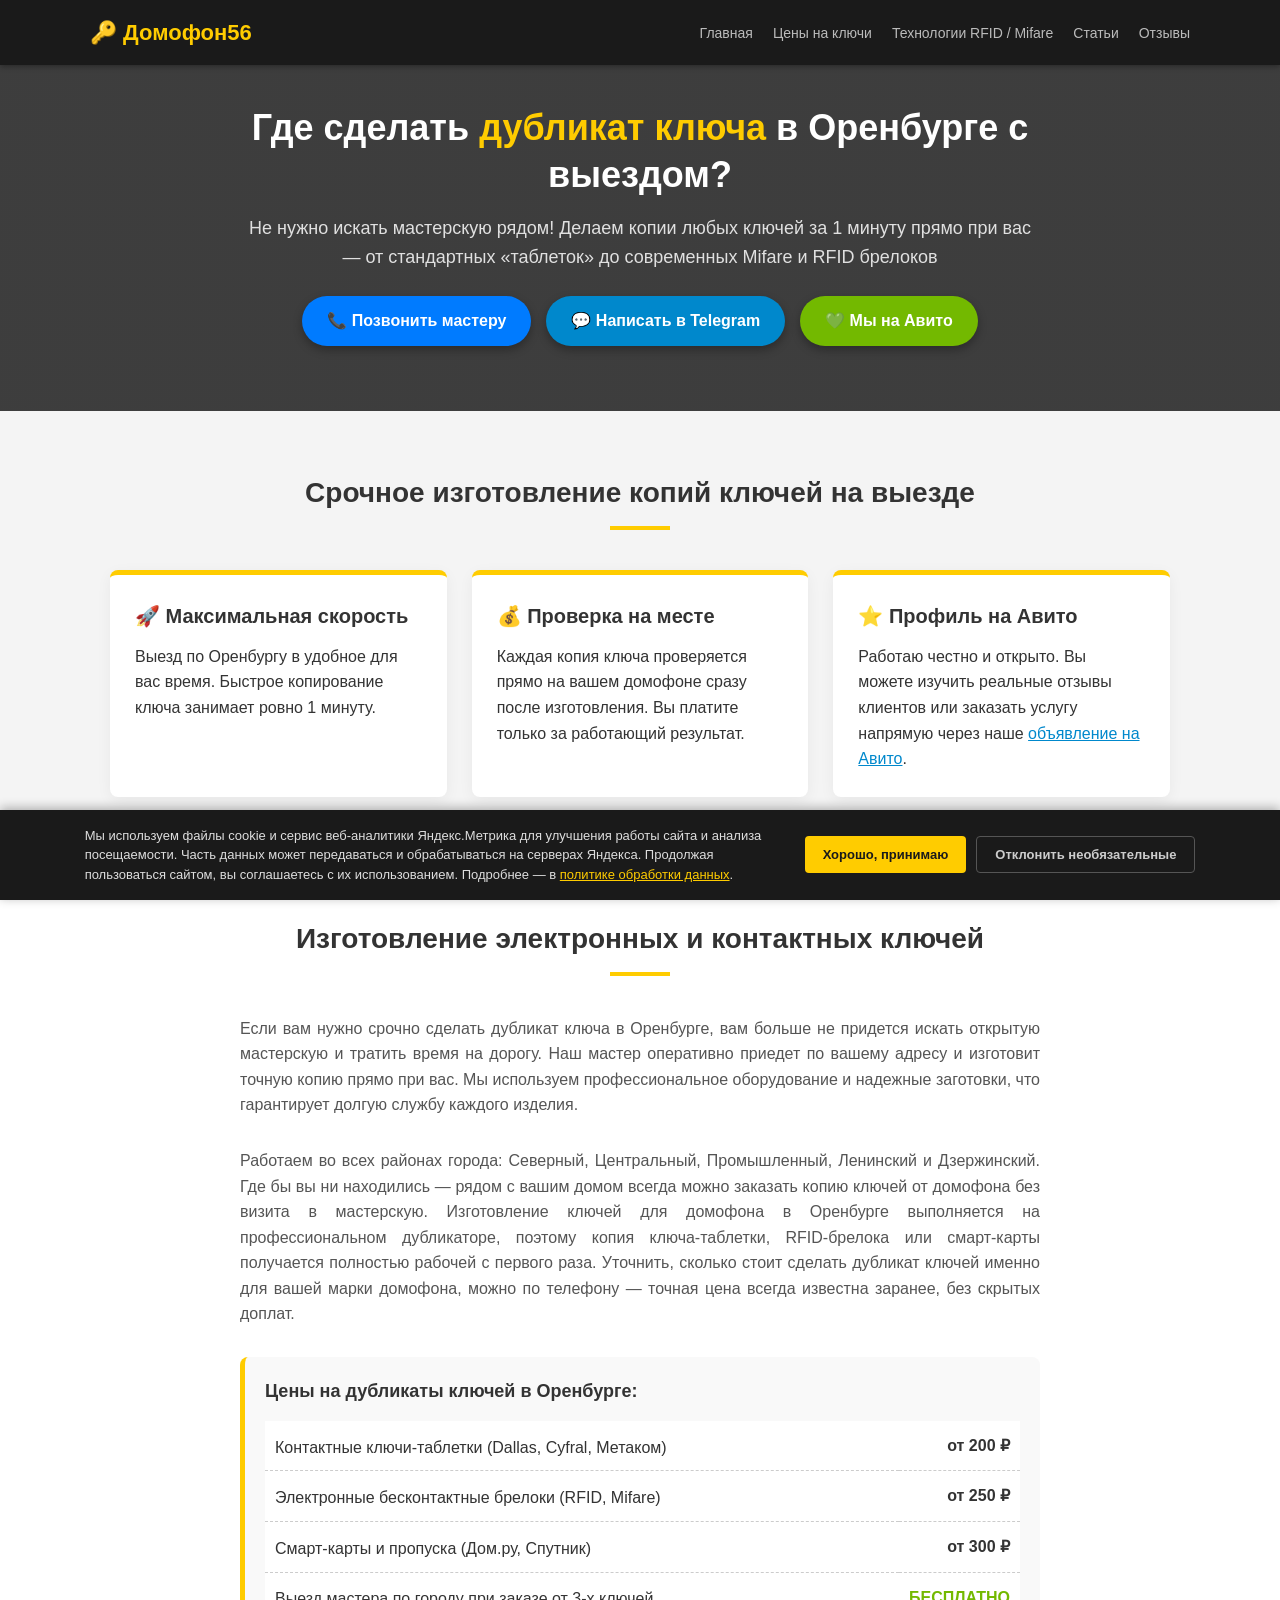
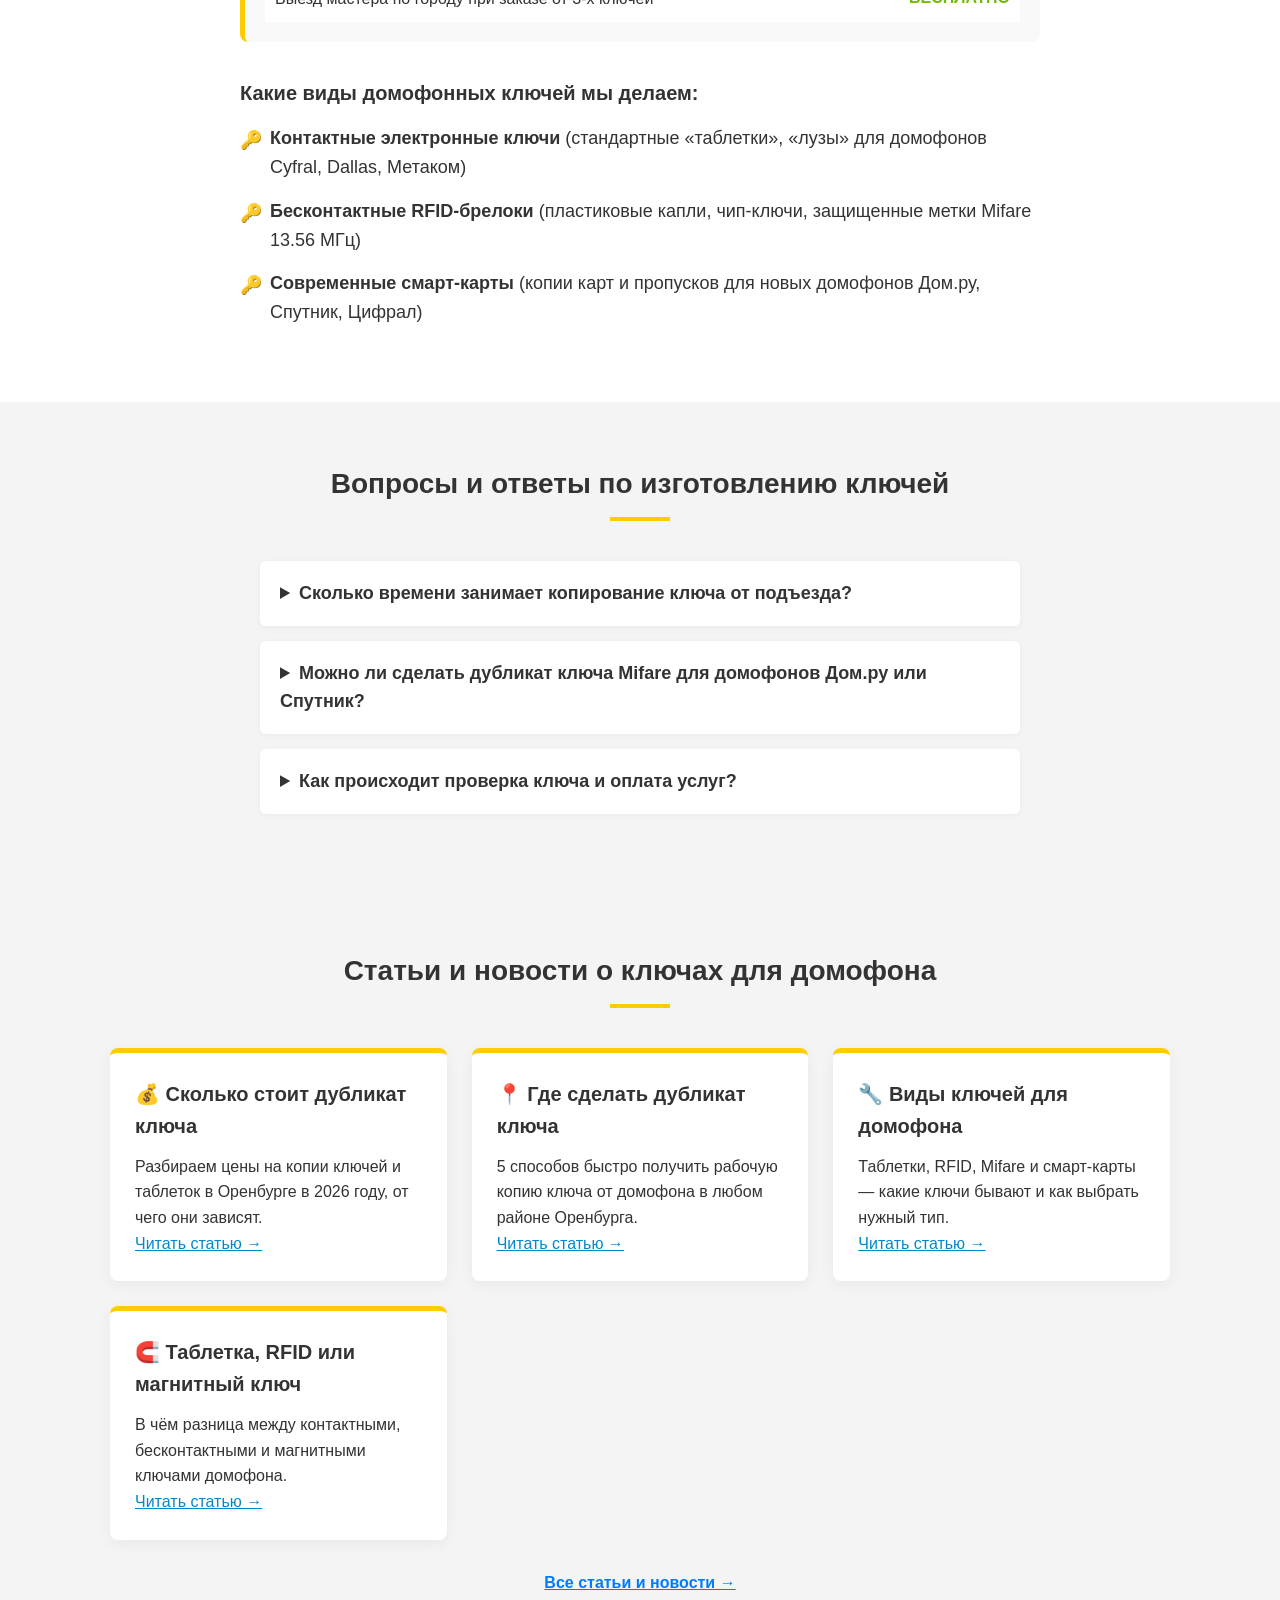
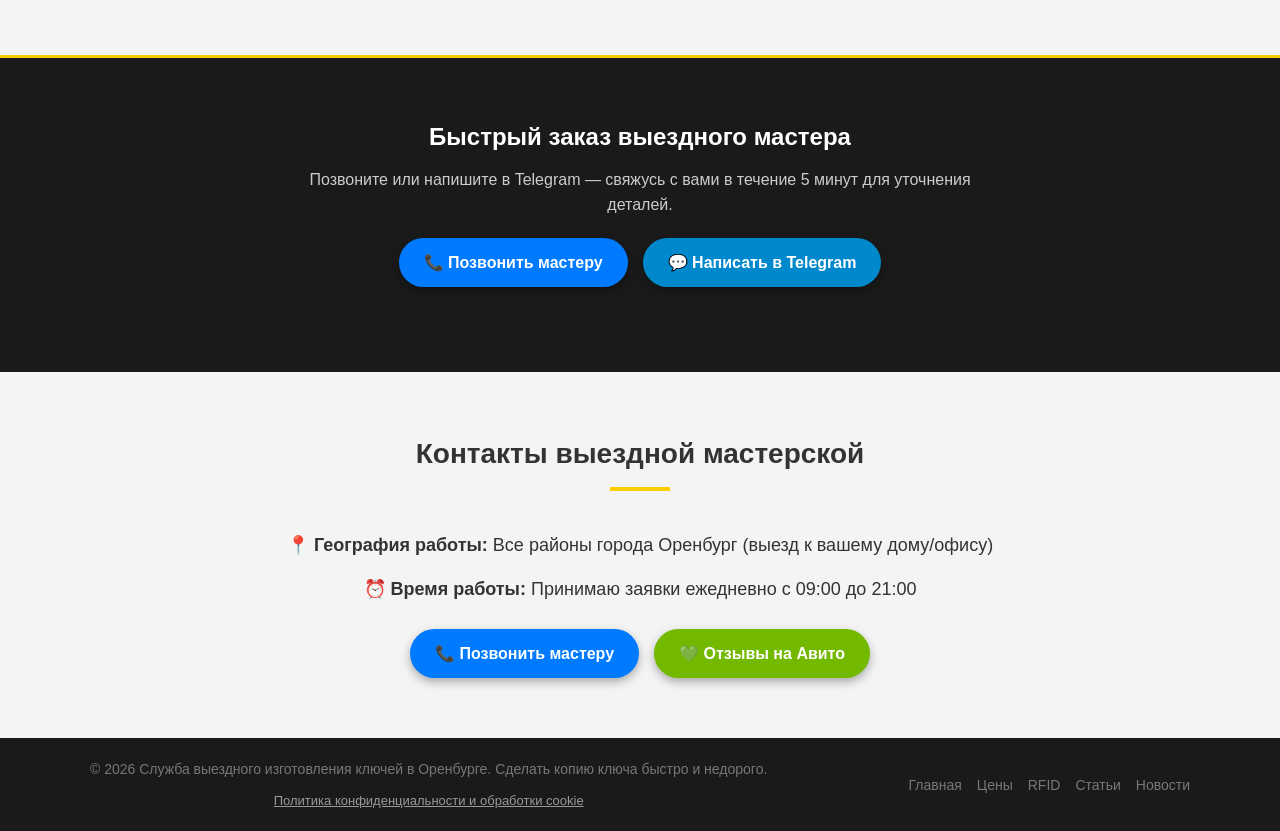
<file: index.html>
<!DOCTYPE html>
<html lang="ru">
<head> 
    <meta charset="UTF-8">
    <meta name="viewport" content="width=device-width, initial-scale=1.0">
    
    <title>Сделать дубликат ключа в Оренбурге | Изготовление и копирование ключей</title>
    <meta name="description" content="Изготовление дубликатов ключей для домофона в Оренбурге за 1 минуту! Срочные копии от подъезда с выездом мастера. Низкие цены, проверка на месте. Звоните!">
    <meta name="robots" content="index, follow, max-image-preview:large">
    <link rel="canonical" href="https://domofon56.ru/">

    <meta property="og:type" content="website">
    <meta property="og:locale" content="ru_RU">
    <meta property="og:site_name" content="Домофон56">
    <meta property="og:title" content="Сделать дубликат ключа в Оренбурге с выездом мастера">
    <meta property="og:description" content="Изготовление дубликатов ключей для домофона в Оренбурге за 1 минуту. Срочный выезд мастера, проверка ключа на месте, низкие цены.">
    <meta property="og:url" content="https://domofon56.ru/">
    <meta property="og:image" content="https://domofon56.ru/favicon.png">
    <meta name="twitter:card" content="summary">
    <meta name="twitter:title" content="Сделать дубликат ключа в Оренбурге с выездом мастера">
    <meta name="twitter:description" content="Изготовление дубликатов ключей для домофона в Оренбурге за 1 минуту. Срочный выезд мастера, проверка на месте.">

    <meta name="theme-color" content="#1a1a1a">
    <link rel="icon" type="image/png" sizes="512x512" href="./favicon.png">
    <link rel="apple-touch-icon" href="./favicon.png">

    <script type="text/javascript">
        // Яндекс.Метрика запускается только после согласия пользователя на cookie
        // (см. плашку внизу сайта и раздел "Файлы cookie" в политике конфиденциальности).
        function loadYandexMetrika() {
            (function(m,e,t,r,i,k,a){
                m[i]=m[i]||function(){(m[i].a=m[i].a||[]).push(arguments)};
                m[i].l=1*new Date();
                for (var j = 0; j < document.scripts.length; j++) {if (document.scripts[j].src === r) { return; }}
                k=e.createElement(t),a=e.getElementsByTagName(t)[0],k.async=1,k.src=r,a.parentNode.insertBefore(k,a)
            })(window, document,'script','https://mc.yandex.ru/metrika/tag.js?id=110221369', 'ym');
            ym(110221369, 'init', {ssr:true, webvisor:true, clickmap:true, ecommerce:"dataLayer", referrer: document.referrer, url: location.href, accurateTrackBounce:true, trackLinks:true});
        }

        if (localStorage.getItem('cookieConsent') === 'accepted') {
            loadYandexMetrika();
        }
    </script>
    <noscript>
        <div><img src="https://mc.yandex.ru/watch/110221369" style="position:absolute; left:-9999px;" alt="" /></div>
    </noscript>

    <script type="application/ld+json">
    {
      "@context": "https://schema.org",
      "@type": "LocalBusiness",
      "name": "Домофон-Мастер Оренбург",
      "alternateName": "Домофон56",
      "description": "Срочное изготовление ключей и дублирование домофонных ключей с выездом по Оренбургу.",
      "url": "https://domofon56.ru/",
      "image": "https://domofon56.ru/favicon.png",
      "telephone": "+7 (950) 189-64-91", 
      "priceRange": "от 200 ₽",
      "address": {
        "@type": "PostalAddress",
        "addressLocality": "Оренбург",
        "addressRegion": "Оренбургская область",
        "addressCountry": "RU"
      },
      "geo": {
        "@type": "GeoCircle",
        "geoMidpoint": {
          "@type": "GeoCoordinates",
          "latitude": "51.7681",
          "longitude": "55.0970"
        },
        "geoRadius": "20000",
        "description": "Обслуживание по всему городу Оренбург"
      },
      "areaServed": {
        "@type": "City",
        "name": "Оренбург"
      },
      "sameAs": [
        "https://t.me/msqrad",
        "https://www.avito.ru/orenburg/predlozheniya_uslug/vyezdnoy_dublikat_klyucha_domofona_8197653870"
      ],
      "openingHoursSpecification": {
        "@type": "OpeningHoursSpecification",
        "dayOfWeek": [
          "Monday", "Tuesday", "Wednesday", "Thursday", "Friday", "Saturday", "Sunday"
        ],
        "opens": "09:00",
        "closes": "21:00"
      }
    }
    </script>

    <script type="application/ld+json">
    {
      "@context": "https://schema.org",
      "@type": "FAQPage",
      "mainEntity": [
        {
          "@type": "Question",
          "name": "Сколько времени занимает копирование ключа от подъезда?",
          "acceptedAnswer": {
            "@type": "Answer",
            "text": "Программирование нового чипа или таблетки на профессиональном дубликаторе занимает около 1 минуты. Мастер приезжает со всем необходимым оборудованием и заготовками, поэтому вся процедура от звонка до проверки готового дубликата проходит быстро прямо у подъезда."
          }
        },
        {
          "@type": "Question",
          "name": "Можно ли сделать дубликат ключа Mifare для домофонов Дом.ру или Спутник?",
          "acceptedAnswer": {
            "@type": "Answer",
            "text": "Да, изготавливаются точные копии защищённых смарт-ключей и RFID-брелоков на частоте 13.56 МГц, включая системы Mifare, Спутник и Дом.ру."
          }
        },
        {
          "@type": "Question",
          "name": "Как происходит проверка ключа и оплата услуг?",
          "acceptedAnswer": {
            "@type": "Answer",
            "text": "Работоспособность изготовленного дубликата проверяется на месте, на вашем домофоне. Оплата производится только после успешного тестирования ключа."
          }
        }
      ]
    }
    </script>

    <link rel="stylesheet" href="/assets/style.css">
</head>
<body id="top"> 
    <header>
        <div class="header-container">
            <div class="logo" onclick="window.scrollTo({top: 0, behavior: 'smooth'});">🔑 Домофон56</div>
            
            <!-- Кнопка гамбургера для смартфонов -->
            <div class="hamburger" id="hamburger">
                <span></span>
                <span></span>
                <span></span>
            </div>

            <!-- Список меню (работает как на ПК, так и на мобильных) -->
            <ul class="nav-menu" id="nav-menu">
                <li><a href="#top">Главная</a></li>
                <li><a href="#prices">Цены на ключи</a></li>
                <li><a href="#technologies">Технологии RFID / Mifare</a></li>
                <li><a href="/blog/">Статьи</a></li>
                <li><a href="https://www.avito.ru/orenburg/predlozheniya_uslug/vyezdnoy_dublikat_klyucha_domofona_8197653870" target="_blank">Отзывы</a></li>
            </ul>
        </div>
    </header>

    <section class="hero">
        <div class="hero-container">
            <h1>Где сделать <span>дубликат ключа</span> в Оренбурге с выездом?</h1>
            <p>Не нужно искать мастерскую рядом! Делаем копии любых ключей за 1 минуту прямо при вас — от стандартных «таблеток» до современных Mifare и RFID брелоков</p>
            
            <div class="fast-contact-buttons">
                <a href="tel:+79501896491" class="btn-fast call">📞 Позвонить мастеру</a>
                <a href="https://t.me/msqrad" target="_blank" class="btn-fast tg">💬 Написать в Telegram</a>
                <a href="https://www.avito.ru/orenburg/predlozheniya_uslug/vyezdnoy_dublikat_klyucha_domofona_8197653870" target="_blank" class="btn-fast avito">💚 Мы на Авито</a>
            </div>

        </div>
    </section>

    <section class="advantages">
        <h2 class="section-title">Срочное изготовление копий ключей на выезде</h2>
        <div class="grid">
            <div class="card">
                <h3>🚀 Максимальная скорость</h3>
                <p>Выезд по Оренбургу в удобное для вас время. Быстрое копирование ключа занимает ровно 1 минуту.</p>
            </div>
            <div class="card">
                <h3>💰 Проверка на месте</h3>
                <p>Каждая копия ключа проверяется прямо на вашем домофоне сразу после изготовления. Вы платите только за работающий результат.</p>
            </div>
            <div class="card">
                <h3>⭐ Профиль на Авито</h3>
                <p>Работаю честно и открыто. Вы можете изучить реальные отзывы клиентов или заказать услугу напрямую через наше <a href="https://www.avito.ru/orenburg/predlozheniya_uslug/vyezdnoy_dublikat_klyucha_domofona_8197653870" target="_blank">объявление на Авито</a>.</p>
            </div>
        </div>
    </section>

    <section class="key-types" id="prices">
        <div class="key-types-container">
            <h2 class="section-title">Изготовление электронных и контактных ключей</h2>
            
            <p class="seo-text">
                Если вам нужно срочно сделать дубликат ключа в Оренбурге, вам больше не придется искать открытую мастерскую и тратить время на дорогу. Наш мастер оперативно приедет по вашему адресу и изготовит точную копию прямо при вас. Мы используем профессиональное оборудование и надежные заготовки, что гарантирует долгую службу каждого изделия.
            </p>

            <p class="seo-text">
                Работаем во всех районах города: Северный, Центральный, Промышленный, Ленинский и Дзержинский. Где бы вы ни находились — рядом с вашим домом всегда можно заказать копию ключей от домофона без визита в мастерскую. Изготовление ключей для домофона в Оренбурге выполняется на профессиональном дубликаторе, поэтому копия ключа-таблетки, RFID-брелока или смарт-карты получается полностью рабочей с первого раза. Уточнить, сколько стоит сделать дубликат ключей именно для вашей марки домофона, можно по телефону — точная цена всегда известна заранее, без скрытых доплат.
            </p>

            <div class="price-block" style="margin-bottom: 35px; background: #f9f9f9; padding: 20px; border-radius: 8px; border-left: 5px solid var(--primary-color);">
                <h3 style="margin-bottom: 15px; font-size: 18px;">Цены на дубликаты ключей в Оренбурге:</h3>
                <table class="price-table">
                    <tr>
                        <td>Контактные ключи-таблетки (Dallas, Cyfral, Метаком)</td>
                        <td>от 200 ₽</td>
                    </tr>
                    <tr>
                        <td>Электронные бесконтактные брелоки (RFID, Mifare)</td>
                        <td>от 250 ₽</td>
                    </tr>
                    <tr>
                        <td>Смарт-карты и пропуска (Дом.ру, Спутник)</td>
                        <td>от 300 ₽</td>
                    </tr>
                    <tr>
                        <td>Выезд мастера по городу при заказе от 3-х ключей</td>
                        <td class="price-free">БЕСПЛАТНО</td>
                    </tr>
                </table>
            </div>

            <h3 id="technologies" style="margin-bottom: 15px; font-size: 20px; scroll-margin-top: 90px;">Какие виды домофонных ключей мы делаем:</h3>
            <ul class="key-list">
                <li><strong>Контактные электронные ключи</strong> (стандартные «таблетки», «лузы» для домофонов Cyfral, Dallas, Метаком)</li>
                <li><strong>Бесконтактные RFID-брелоки</strong> (пластиковые капли, чип-ключи, защищенные метки Mifare 13.56 МГц)</li>
                <li><strong>Современные смарт-карты</strong> (копии карт и пропусков для новых домофонов Дом.ру, Спутник, Цифрал)</li>
            </ul>
        </div>
    </section>

    <section class="faq-section">
        <h2 class="section-title">Вопросы и ответы по изготовлению ключей</h2>
        
        <details class="faq-item">
            <summary>Сколько времени занимает копирование ключа от подъезда?</summary>
            <div class="faq-content">
                <p>Сам процесс программирования нового чипа или таблетки на профессиональном дубликаторе занимает ровно 1 минуту. Мастер приезжает со всем необходимым оборудованием и заготовками, поэтому вся процедура от звонка до проверки готового дубликата проходит максимально оперативно прямо у вашего подъезда в Оренбурге.</p>
            </div>
        </details>

        <details class="faq-item">
            <summary>Можно ли сделать дубликат ключа Mifare для домофонов Дом.ру или Спутник?</summary>
            <div class="faq-content">
                <p>Да, мы изготавливаем точные копии современных защищенных смарт-ключей и RFID-брелоков, работающих на частоте 13.56 МГц (включая системы Mifare, Спутник, Дом.ру). Благодаря использованию передового оборудования мы обходим криптографическую защиту и гарантируем стабильную работу дубликата.</p>
            </div>
        </details>

        <details class="faq-item">
            <summary>Как происходит проверка ключа и оплата услуг?</summary>
            <div class="faq-content">
                <p>Главный плюс работы с выездным мастером — вы проверяете работоспособность изготовленного дубликата ключа прямо на месте на своем домофоне. Оплата производится только после успешного тестирования. Никакого риска получить неработающий ключ, как это часто бывает в обычных мастерских.</p>
            </div>
        </details>
    </section>

    <section class="advantages" id="articles">
        <h2 class="section-title">Статьи и новости о ключах для домофона</h2>
        <div class="grid">
            <div class="card">
                <h3>💰 Сколько стоит дубликат ключа</h3>
                <p>Разбираем цены на копии ключей и таблеток в Оренбурге в 2026 году, от чего они зависят.</p>
                <p><a href="/blog/skolko-stoit-dublikat-klyucha-domofona.html">Читать статью →</a></p>
            </div>
            <div class="card">
                <h3>📍 Где сделать дубликат ключа</h3>
                <p>5 способов быстро получить рабочую копию ключа от домофона в любом районе Оренбурга.</p>
                <p><a href="/blog/gde-sdelat-dublikat-klyucha-domofona.html">Читать статью →</a></p>
            </div>
            <div class="card">
                <h3>🔧 Виды ключей для домофона</h3>
                <p>Таблетки, RFID, Mifare и смарт-карты — какие ключи бывают и как выбрать нужный тип.</p>
                <p><a href="/blog/izgotovlenie-klyuchey-dlya-domofona-vidy.html">Читать статью →</a></p>
            </div>
            <div class="card">
                <h3>🧲 Таблетка, RFID или магнитный ключ</h3>
                <p>В чём разница между контактными, бесконтактными и магнитными ключами домофона.</p>
                <p><a href="/blog/raznica-tabletka-rfid-magnitnyy-klyuch.html">Читать статью →</a></p>
            </div>
        </div>
        <p style="text-align:center; margin-top: 30px;"><a href="/blog/" style="color: var(--call-color); font-weight: bold;">Все статьи и новости →</a></p>
    </section>

    <section class="action-block">
        <div class="action-container">
            <h2>Быстрый заказ выездного мастера</h2>
            <p style="color: #ccc; margin-top: 10px;">Позвоните или напишите в Telegram — свяжусь с вами в течение 5 минут для уточнения деталей.</p>

            <div class="fast-contact-buttons" style="margin-top: 20px;">
                <a href="tel:+79501896491" class="btn-fast call">📞 Позвонить мастеру</a>
                <a href="https://t.me/msqrad" target="_blank" class="btn-fast tg">💬 Написать в Telegram</a>
            </div>
        </div>
    </section>

    <section class="contacts">
        <h2 class="section-title">Контакты выездной мастерской</h2>
        <p><strong>📍 География работы:</strong> Все районы города Оренбург (выезд к вашему дому/офису)</p>
        <p><strong>⏰ Время работы:</strong> Принимаю заявки ежедневно с 09:00 до 21:00</p>
        <div class="contacts-buttons">
             <a href="tel:+79501896491" class="btn-fast call">📞 Позвонить мастеру</a>
             <a href="https://www.avito.ru/orenburg/predlozheniya_uslug/vyezdnoy_dublikat_klyucha_domofona_8197653870" target="_blank" class="btn-fast avito">💚 Отзывы на Авито</a>
        </div>
    </section>

    <footer>
        <div style="max-width: 1100px; margin: 0 auto; display: flex; justify-content: space-between; align-items: center; flex-wrap: wrap; gap: 15px;">
            <div>
                <p>&copy; 2026 Служба выездного изготовления ключей в Оренбурге. Сделать копию ключа быстро и недорого.</p>
                <p class="footer-policy-links">
                    <a onclick="openPolicyModal()">Политика конфиденциальности и обработки cookie</a>
                </p>
            </div>
            <ul style="list-style: none; display: flex; gap: 15px;">
                <li><a href="#top" style="color: #777; text-decoration: none;">Главная</a></li>
                <li><a href="#prices" style="color: #777; text-decoration: none;">Цены</a></li>
                <li><a href="#technologies" style="color: #777; text-decoration: none;">RFID</a></li>
                <li><a href="/blog/" style="color: #777; text-decoration: none;">Статьи</a></li>
                <li><a href="/blog/novosti.html" style="color: #777; text-decoration: none;">Новости</a></li>
            </ul>
        </div>
    </footer>

    <!-- Плашка о cookies -->
    <div class="cookie-banner" id="cookieBanner">
        <p>
            Мы используем файлы cookie и сервис веб-аналитики Яндекс.Метрика для улучшения работы сайта и анализа посещаемости.
            Часть данных может передаваться и обрабатываться на серверах Яндекса. Продолжая пользоваться сайтом, вы соглашаетесь
            с их использованием. Подробнее — в <a onclick="openPolicyModal()">политике обработки данных</a>.
        </p>
        <div class="cookie-banner-actions">
            <button class="cookie-btn accept" onclick="acceptCookies()">Хорошо, принимаю</button>
            <button class="cookie-btn decline" onclick="declineCookies()">Отклонить необязательные</button>
        </div>
    </div>

    <!-- Модальное окно: Политика конфиденциальности и cookie -->
    <div class="policy-modal-overlay" id="policyModalOverlay">
        <div class="policy-modal">
            <button class="policy-modal-close" onclick="closePolicyModal()">✕</button>
            <h2>Политика конфиденциальности и обработки данных</h2>
            <p>Дата последнего обновления: 01.09.2026</p>

            <h3>1. Общие положения</h3>
            <p>
                Настоящая Политика определяет порядок обработки данных посетителей сайта «Домофон56» (далее — «Сайт»,
                оператор — физическое лицо / ИП, оказывающее услуги по изготовлению дубликатов ключей в Оренбурге, далее — «Оператор»).
                Сайт не содержит форм для отправки заявок и не собирает от пользователей персональные данные (имя, телефон, адрес)
                через какие-либо интерактивные элементы. Связь с мастером осуществляется напрямую по телефону, через Telegram
                или через объявление на Авито — в этом случае обработка ваших данных регулируется правилами соответствующего
                сервиса связи (оператора сотовой связи, Telegram, Авито).
            </p>

            <h3>2. Какие данные собираются автоматически</h3>
            <p>При посещении Сайта автоматически может собираться техническая информация:</p>
            <ul>
                <li>IP-адрес и приблизительное местоположение;</li>
                <li>тип и версия браузера, операционная система, разрешение экрана;</li>
                <li>страницы, которые вы посещали, время на сайте, источник перехода (referrer);</li>
                <li>действия на странице: клики, скроллинг, движения курсора (технология Вебвизор);</li>
                <li>файлы cookie и идентификаторы сессии.</li>
            </ul>
            <p>Эти данные обезличены и не позволяют напрямую идентифицировать личность пользователя.</p>

            <h3>3. Файлы cookie</h3>
            <p>
                Сайт использует файлы cookie — небольшие текстовые файлы, сохраняемые в вашем браузере. Они применяются для:
            </p>
            <ul>
                <li>корректной работы и запоминания настроек Сайта;</li>
                <li>веб-аналитики и статистики посещаемости (сервис Яндекс.Метрика — счётчик, Вебвизор, карта кликов);</li>
                <li>оценки эффективности рекламных кампаний.</li>
            </ul>
            <p>
                Вы можете в любой момент отключить cookie в настройках своего браузера или отклонить необязательные cookie
                через плашку внизу сайта. Отключение cookie может ограничить некоторые функции Сайта, но не повлияет
                на возможность позвонить или написать мастеру напрямую.
            </p>

            <h3>4. Веб-аналитика (Яндекс.Метрика)</h3>
            <p>
                Для анализа поведения посетителей используется сервис «Яндекс.Метрика» (правообладатель — ООО «ЯНДЕКС»).
                Сервис собирает обезличенные данные о действиях на Сайте по технологиям cookie и веб-маяков. Обработка данных
                сервисом Яндекс.Метрика осуществляется в соответствии с
                <a href="https://yandex.ru/legal/confidential/" target="_blank" rel="noopener">политикой конфиденциальности Яндекса</a>.
            </p>

            <h3>5. Трансграничная передача данных</h3>
            <p>
                В связи с использованием сторонних сервисов (веб-аналитика, мессенджеры, размещение сайта на хостинге/CDN)
                часть обезличенных технических данных может обрабатываться на серверах, расположенных в том числе за
                пределами Российской Федерации. Оператор принимает разумные меры для того, чтобы такая передача данных
                осуществлялась только операторами, обеспечивающими адекватный уровень защиты информации, и только в объёме,
                необходимом для технического функционирования Сайта и аналитики. Персональные данные (ФИО, телефон, точный
                адрес) через формы Сайта не собираются и, соответственно, трансгранично не передаются.
            </p>

            <h3>6. Ваши права</h3>
            <ul>
                <li>запретить или ограничить использование cookie в настройках браузера;</li>
                <li>запросить у Оператора информацию о том, какие обезличенные данные обрабатываются в связи с посещением Сайта;</li>
                <li>направить Оператору обращение по вопросам обработки данных через контакты, указанные на Сайте.</li>
            </ul>

            <h3>7. Контакты</h3>
            <p>
                По всем вопросам, связанным с настоящей Политикой, вы можете связаться с нами по телефону
                <a href="tel:+79501896491">+7 (950) 189-64-91</a> или в
                <a href="https://t.me/msqrad" target="_blank" rel="noopener">Telegram</a>.
            </p>
        </div>
    </div>

    <script src="/assets/main.js" defer></script>
</body>
</html>
</file>
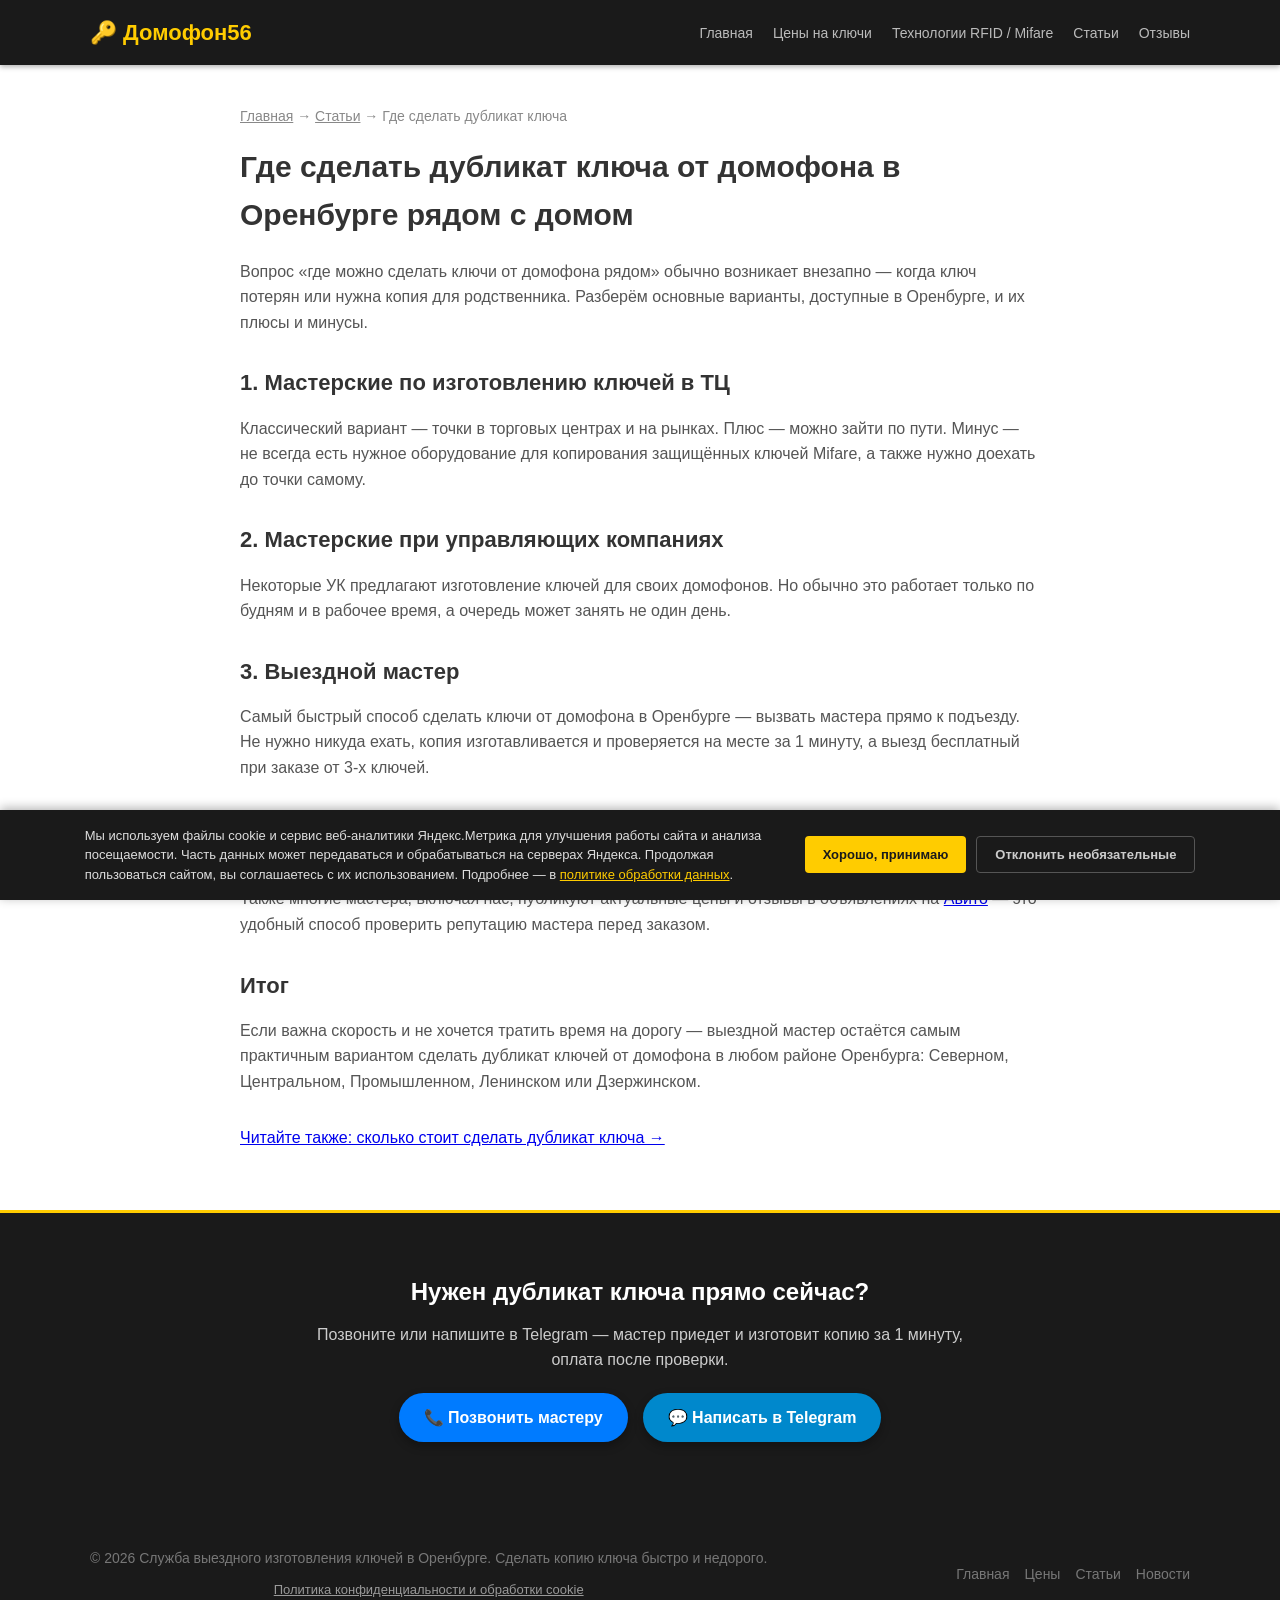
<file: gde-sdelat-dublikat-klyucha-domofona.html>
<!DOCTYPE html>
<html lang="ru">
<head>
    <meta charset="UTF-8">
    <meta name="viewport" content="width=device-width, initial-scale=1.0">

    <title>Где сделать дубликат ключа от домофона в Оренбурге рядом с домом | Домофон56</title>
    <meta name="description" content="5 способов быстро сделать дубликат ключа от домофона в Оренбурге: мастерские у дома, ТЦ, выездной мастер. Что выбрать.">
    <meta name="robots" content="index, follow, max-image-preview:large">
    <link rel="canonical" href="https://domofon56.ru/blog/gde-sdelat-dublikat-klyucha-domofona.html">

    <meta property="og:type" content="article">
    <meta property="og:locale" content="ru_RU">
    <meta property="og:site_name" content="Домофон56">
    <meta property="og:title" content="Где сделать дубликат ключа от домофона в Оренбурге рядом с домом">
    <meta property="og:description" content="5 способов быстро сделать дубликат ключа от домофона в Оренбурге: мастерские у дома, ТЦ, выездной мастер. Что выбрать.">
    <meta property="og:url" content="https://domofon56.ru/blog/gde-sdelat-dublikat-klyucha-domofona.html">

    <link rel="icon" type="image/png" sizes="512x512" href="/favicon.png">
    <link rel="stylesheet" href="/assets/style.css">

    <script type="text/javascript">
        function loadYandexMetrika() {
            (function(m,e,t,r,i,k,a){
                m[i]=m[i]||function(){(m[i].a=m[i].a||[]).push(arguments)};
                m[i].l=1*new Date();
                for (var j = 0; j < document.scripts.length; j++) {if (document.scripts[j].src === r) { return; }}
                k=e.createElement(t),a=e.getElementsByTagName(t)[0],k.async=1,k.src=r,a.parentNode.insertBefore(k,a)
            })(window, document,'script','https://mc.yandex.ru/metrika/tag.js?id=110221369', 'ym');
            ym(110221369, 'init', {ssr:true, webvisor:true, clickmap:true, ecommerce:"dataLayer", referrer: document.referrer, url: location.href, accurateTrackBounce:true, trackLinks:true});
        }
        if (localStorage.getItem('cookieConsent') === 'accepted') { loadYandexMetrika(); }
    </script>
    <noscript><div><img src="https://mc.yandex.ru/watch/110221369" style="position:absolute; left:-9999px;" alt="" /></div></noscript>

    <script type="application/ld+json">
    {
      "@context": "https://schema.org",
      "@type": "Article",
      "headline": "Где сделать дубликат ключа от домофона в Оренбурге",
      "description": "5 способов быстро сделать дубликат ключа от домофона в Оренбурге.",
      "author": {"@type": "Organization", "name": "Домофон56"},
      "publisher": {"@type": "Organization", "name": "Домофон56"},
      "mainEntityOfPage": "https://domofon56.ru/blog/gde-sdelat-dublikat-klyucha-domofona.html",
      "datePublished": "2026-09-01",
      "dateModified": "2026-09-04"
    }
    </script>
    <script type="application/ld+json">
    {
      "@context": "https://schema.org",
      "@type": "BreadcrumbList",
      "itemListElement": [
        {"@type": "ListItem", "position": 1, "name": "Главная", "item": "https://domofon56.ru/"},
        {"@type": "ListItem", "position": 2, "name": "Статьи", "item": "https://domofon56.ru/blog/"},
        {"@type": "ListItem", "position": 3, "name": "Где сделать дубликат ключа", "item": "https://domofon56.ru/blog/gde-sdelat-dublikat-klyucha-domofona.html"}
      ]
    }
    </script>
</head>
<body>
    <header>
        <div class="header-container">
            <div class="logo" onclick="window.location.href='/'">🔑 Домофон56</div>
            <div class="hamburger" id="hamburger">
                <span></span><span></span><span></span>
            </div>
            <ul class="nav-menu" id="nav-menu">
                <li><a href="/">Главная</a></li>
                <li><a href="/#prices">Цены на ключи</a></li>
                <li><a href="/#technologies">Технологии RFID / Mifare</a></li>
                <li><a href="/blog/">Статьи</a></li>
                <li><a href="https://www.avito.ru/orenburg/predlozheniya_uslug/vyezdnoy_dublikat_klyucha_domofona_8197653870" target="_blank">Отзывы</a></li>
            </ul>
        </div>
    </header>

    <section class="key-types" style="padding-top: 40px;">
        <div class="key-types-container">
            <p style="font-size:14px; color:#888; margin-bottom: 15px;"><a href="/" style="color:#888;">Главная</a> → <a href="/blog/" style="color:#888;">Статьи</a> → Где сделать дубликат ключа</p>

            <h1 style="font-size: 30px; margin-bottom: 20px;">Где сделать дубликат ключа от домофона в Оренбурге рядом с домом</h1>

            <p class="seo-text" style="text-align:left;">
                Вопрос «где можно сделать ключи от домофона рядом» обычно возникает внезапно — когда ключ потерян
                или нужна копия для родственника. Разберём основные варианты, доступные в Оренбурге, и их плюсы и минусы.
            </p>

            <h2 style="margin: 30px 0 15px; font-size: 22px;">1. Мастерские по изготовлению ключей в ТЦ</h2>
            <p class="seo-text" style="text-align:left;">
                Классический вариант — точки в торговых центрах и на рынках. Плюс — можно зайти по пути. Минус — не всегда
                есть нужное оборудование для копирования защищённых ключей Mifare, а также нужно доехать до точки самому.
            </p>

            <h2 style="margin: 30px 0 15px; font-size: 22px;">2. Мастерские при управляющих компаниях</h2>
            <p class="seo-text" style="text-align:left;">
                Некоторые УК предлагают изготовление ключей для своих домофонов. Но обычно это работает только по будням
                и в рабочее время, а очередь может занять не один день.

            </p>

            <h2 style="margin: 30px 0 15px; font-size: 22px;">3. Выездной мастер</h2>
            <p class="seo-text" style="text-align:left;">
                Самый быстрый способ сделать ключи от домофона в Оренбурге — вызвать мастера прямо к подъезду. Не нужно
                никуда ехать, копия изготавливается и проверяется на месте за 1 минуту, а выезд бесплатный при заказе
                от 3-х ключей.
            </p>

            <h2 style="margin: 30px 0 15px; font-size: 22px;">4–5. Соседи и объявления на Авито</h2>
            <p class="seo-text" style="text-align:left;">
                Если у соседей уже есть рабочий ключ вашего типа, можно скопировать его через выездного мастера. Также
                многие мастера, включая нас, публикуют актуальные цены и отзывы в объявлениях на
                <a href="https://www.avito.ru/orenburg/predlozheniya_uslug/vyezdnoy_dublikat_klyucha_domofona_8197653870" target="_blank">Авито</a> —
                это удобный способ проверить репутацию мастера перед заказом.
            </p>

            <h2 style="margin: 30px 0 15px; font-size: 22px;">Итог</h2>
            <p class="seo-text" style="text-align:left;">
                Если важна скорость и не хочется тратить время на дорогу — выездной мастер остаётся самым практичным
                вариантом сделать дубликат ключей от домофона в любом районе Оренбурга: Северном, Центральном,
                Промышленном, Ленинском или Дзержинском.
            </p>

            <p style="margin-top: 25px;"><a href="/blog/skolko-stoit-dublikat-klyucha-domofona.html">Читайте также: сколько стоит сделать дубликат ключа →</a></p>

        </div>
    </section>

    <section class="action-block">
        <div class="action-container">
            <h2>Нужен дубликат ключа прямо сейчас?</h2>
            <p style="color: #ccc; margin-top: 10px;">Позвоните или напишите в Telegram — мастер приедет и изготовит копию за 1 минуту, оплата после проверки.</p>
            <div class="fast-contact-buttons" style="margin-top: 20px;">
                <a href="tel:+79501896491" class="btn-fast call">📞 Позвонить мастеру</a>
                <a href="https://t.me/msqrad" target="_blank" class="btn-fast tg">💬 Написать в Telegram</a>
            </div>
        </div>
    </section>

    <footer>
        <div style="max-width: 1100px; margin: 0 auto; display: flex; justify-content: space-between; align-items: center; flex-wrap: wrap; gap: 15px;">
            <div>
                <p>&copy; 2026 Служба выездного изготовления ключей в Оренбурге. Сделать копию ключа быстро и недорого.</p>
                <p class="footer-policy-links">
                    <a onclick="openPolicyModal()">Политика конфиденциальности и обработки cookie</a>
                </p>
            </div>
            <ul style="list-style: none; display: flex; gap: 15px;">
                <li><a href="/" style="color: #777; text-decoration: none;">Главная</a></li>
                <li><a href="/#prices" style="color: #777; text-decoration: none;">Цены</a></li>
                <li><a href="/blog/" style="color: #777; text-decoration: none;">Статьи</a></li>
                <li><a href="/blog/novosti.html" style="color: #777; text-decoration: none;">Новости</a></li>
            </ul>
        </div>
    </footer>

    <div class="cookie-banner" id="cookieBanner">
        <p>
            Мы используем файлы cookie и сервис веб-аналитики Яндекс.Метрика для улучшения работы сайта и анализа посещаемости.
            Часть данных может передаваться и обрабатываться на серверах Яндекса. Продолжая пользоваться сайтом, вы соглашаетесь
            с их использованием. Подробнее — в <a onclick="openPolicyModal()">политике обработки данных</a>.
        </p>
        <div class="cookie-banner-actions">
            <button class="cookie-btn accept" onclick="acceptCookies()">Хорошо, принимаю</button>
            <button class="cookie-btn decline" onclick="declineCookies()">Отклонить необязательные</button>
        </div>
    </div>

    <div class="policy-modal-overlay" id="policyModalOverlay">
        <div class="policy-modal">
            <button class="policy-modal-close" onclick="closePolicyModal()">✕</button>
            <h2>Политика конфиденциальности и обработки данных</h2>
            <p>Полный текст политики опубликован на <a href="/">главной странице сайта</a> (ссылка в футере).</p>
        </div>
    </div>

    <script src="/assets/main.js" defer></script>
</body>
</html>
</file>
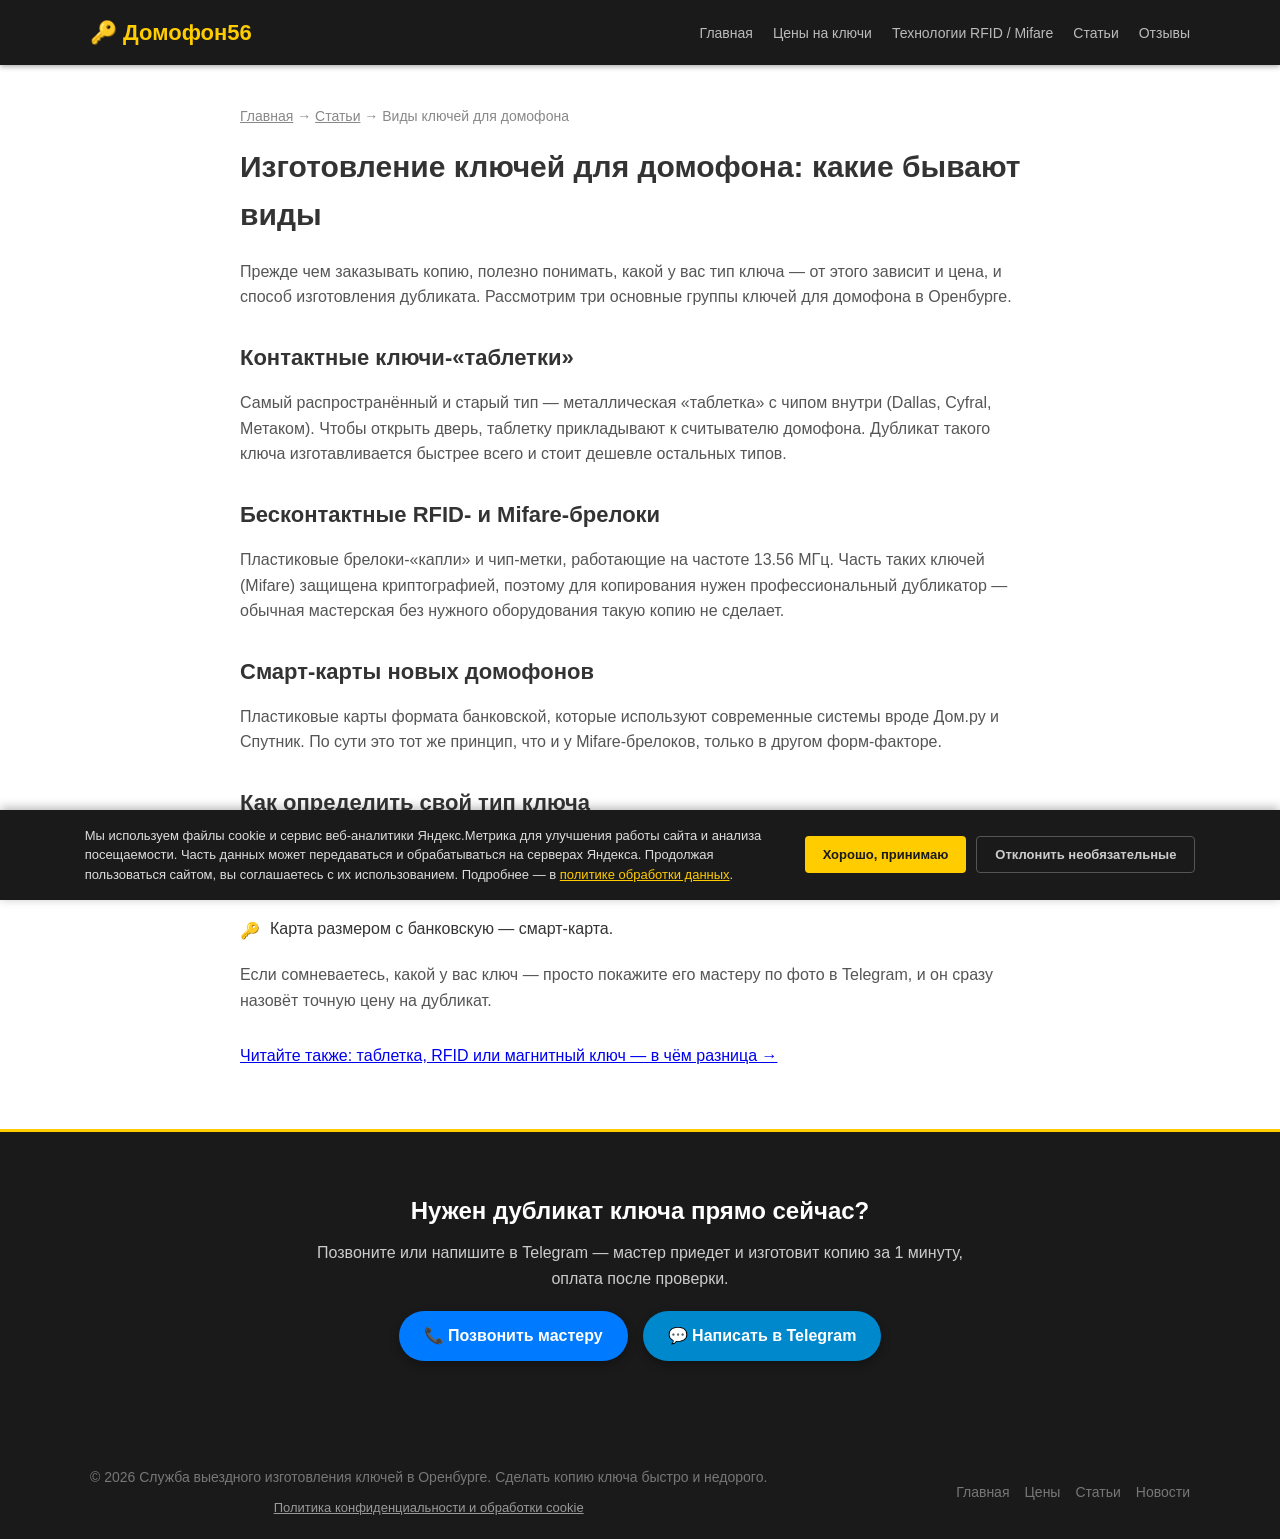
<file: izgotovlenie-klyuchey-dlya-domofona-vidy.html>
<!DOCTYPE html>
<html lang="ru">
<head>
    <meta charset="UTF-8">
    <meta name="viewport" content="width=device-width, initial-scale=1.0">

    <title>Изготовление ключей для домофона: какие бывают виды | Домофон56</title>
    <meta name="description" content="Какие виды ключей для домофона существуют: контактные таблетки, RFID-брелоки, смарт-карты Mifare. Как выбрать нужный тип для копии.">
    <meta name="robots" content="index, follow, max-image-preview:large">
    <link rel="canonical" href="https://domofon56.ru/blog/izgotovlenie-klyuchey-dlya-domofona-vidy.html">

    <meta property="og:type" content="article">
    <meta property="og:locale" content="ru_RU">
    <meta property="og:site_name" content="Домофон56">
    <meta property="og:title" content="Изготовление ключей для домофона: какие бывают виды">
    <meta property="og:description" content="Какие виды ключей для домофона существуют: контактные таблетки, RFID-брелоки, смарт-карты Mifare. Как выбрать нужный тип для копии.">
    <meta property="og:url" content="https://domofon56.ru/blog/izgotovlenie-klyuchey-dlya-domofona-vidy.html">

    <link rel="icon" type="image/png" sizes="512x512" href="/favicon.png">
    <link rel="stylesheet" href="/assets/style.css">

    <script type="text/javascript">
        function loadYandexMetrika() {
            (function(m,e,t,r,i,k,a){
                m[i]=m[i]||function(){(m[i].a=m[i].a||[]).push(arguments)};
                m[i].l=1*new Date();
                for (var j = 0; j < document.scripts.length; j++) {if (document.scripts[j].src === r) { return; }}
                k=e.createElement(t),a=e.getElementsByTagName(t)[0],k.async=1,k.src=r,a.parentNode.insertBefore(k,a)
            })(window, document,'script','https://mc.yandex.ru/metrika/tag.js?id=110221369', 'ym');
            ym(110221369, 'init', {ssr:true, webvisor:true, clickmap:true, ecommerce:"dataLayer", referrer: document.referrer, url: location.href, accurateTrackBounce:true, trackLinks:true});
        }
        if (localStorage.getItem('cookieConsent') === 'accepted') { loadYandexMetrika(); }
    </script>
    <noscript><div><img src="https://mc.yandex.ru/watch/110221369" style="position:absolute; left:-9999px;" alt="" /></div></noscript>

    <script type="application/ld+json">
    {
      "@context": "https://schema.org",
      "@type": "Article",
      "headline": "Изготовление ключей для домофона: какие бывают виды",
      "description": "Какие виды ключей для домофона существуют и как выбрать нужный тип для копии.",
      "author": {"@type": "Organization", "name": "Домофон56"},
      "publisher": {"@type": "Organization", "name": "Домофон56"},
      "mainEntityOfPage": "https://domofon56.ru/blog/izgotovlenie-klyuchey-dlya-domofona-vidy.html",
      "datePublished": "2026-09-01",
      "dateModified": "2026-09-04"
    }
    </script>
    <script type="application/ld+json">
    {
      "@context": "https://schema.org",
      "@type": "BreadcrumbList",
      "itemListElement": [
        {"@type": "ListItem", "position": 1, "name": "Главная", "item": "https://domofon56.ru/"},
        {"@type": "ListItem", "position": 2, "name": "Статьи", "item": "https://domofon56.ru/blog/"},
        {"@type": "ListItem", "position": 3, "name": "Виды ключей для домофона", "item": "https://domofon56.ru/blog/izgotovlenie-klyuchey-dlya-domofona-vidy.html"}
      ]
    }
    </script>
</head>
<body>
    <header>
        <div class="header-container">
            <div class="logo" onclick="window.location.href='/'">🔑 Домофон56</div>
            <div class="hamburger" id="hamburger">
                <span></span><span></span><span></span>
            </div>
            <ul class="nav-menu" id="nav-menu">
                <li><a href="/">Главная</a></li>
                <li><a href="/#prices">Цены на ключи</a></li>
                <li><a href="/#technologies">Технологии RFID / Mifare</a></li>
                <li><a href="/blog/">Статьи</a></li>
                <li><a href="https://www.avito.ru/orenburg/predlozheniya_uslug/vyezdnoy_dublikat_klyucha_domofona_8197653870" target="_blank">Отзывы</a></li>
            </ul>
        </div>
    </header>

    <section class="key-types" style="padding-top: 40px;">
        <div class="key-types-container">
            <p style="font-size:14px; color:#888; margin-bottom: 15px;"><a href="/" style="color:#888;">Главная</a> → <a href="/blog/" style="color:#888;">Статьи</a> → Виды ключей для домофона</p>

            <h1 style="font-size: 30px; margin-bottom: 20px;">Изготовление ключей для домофона: какие бывают виды</h1>

            <p class="seo-text" style="text-align:left;">
                Прежде чем заказывать копию, полезно понимать, какой у вас тип ключа — от этого зависит и цена,
                и способ изготовления дубликата. Рассмотрим три основные группы ключей для домофона в Оренбурге.
            </p>

            <h2 style="margin: 30px 0 15px; font-size: 22px;">Контактные ключи-«таблетки»</h2>
            <p class="seo-text" style="text-align:left;">
                Самый распространённый и старый тип — металлическая «таблетка» с чипом внутри (Dallas, Cyfral, Метаком).
                Чтобы открыть дверь, таблетку прикладывают к считывателю домофона. Дубликат такого ключа изготавливается
                быстрее всего и стоит дешевле остальных типов.
            </p>

            <h2 style="margin: 30px 0 15px; font-size: 22px;">Бесконтактные RFID- и Mifare-брелоки</h2>
            <p class="seo-text" style="text-align:left;">
                Пластиковые брелоки-«капли» и чип-метки, работающие на частоте 13.56 МГц. Часть таких ключей (Mifare)
                защищена криптографией, поэтому для копирования нужен профессиональный дубликатор — обычная мастерская
                без нужного оборудования такую копию не сделает.
            </p>

            <h2 style="margin: 30px 0 15px; font-size: 22px;">Смарт-карты новых домофонов</h2>
            <p class="seo-text" style="text-align:left;">
                Пластиковые карты формата банковской, которые используют современные системы вроде Дом.ру и Спутник.
                По сути это тот же принцип, что и у Mifare-брелоков, только в другом форм-факторе.
            </p>

            <h2 style="margin: 30px 0 15px; font-size: 22px;">Как определить свой тип ключа</h2>
            <ul class="key-list" style="font-size: 16px;">
                <li>Металлическая «таблетка» на кольце — контактный ключ Dallas/Cyfral.</li>
                <li>Пластиковый брелок без контактов — RFID/Mifare.</li>
                <li>Карта размером с банковскую — смарт-карта.</li>
            </ul>

            <p class="seo-text" style="text-align:left; margin-top: 20px;">
                Если сомневаетесь, какой у вас ключ — просто покажите его мастеру по фото в Telegram, и он сразу назовёт
                точную цену на дубликат.
            </p>

            <p style="margin-top: 25px;"><a href="/blog/raznica-tabletka-rfid-magnitnyy-klyuch.html">Читайте также: таблетка, RFID или магнитный ключ — в чём разница →</a></p>

        </div>
    </section>

    <section class="action-block">
        <div class="action-container">
            <h2>Нужен дубликат ключа прямо сейчас?</h2>
            <p style="color: #ccc; margin-top: 10px;">Позвоните или напишите в Telegram — мастер приедет и изготовит копию за 1 минуту, оплата после проверки.</p>
            <div class="fast-contact-buttons" style="margin-top: 20px;">
                <a href="tel:+79501896491" class="btn-fast call">📞 Позвонить мастеру</a>
                <a href="https://t.me/msqrad" target="_blank" class="btn-fast tg">💬 Написать в Telegram</a>
            </div>
        </div>
    </section>

    <footer>
        <div style="max-width: 1100px; margin: 0 auto; display: flex; justify-content: space-between; align-items: center; flex-wrap: wrap; gap: 15px;">
            <div>
                <p>&copy; 2026 Служба выездного изготовления ключей в Оренбурге. Сделать копию ключа быстро и недорого.</p>
                <p class="footer-policy-links">
                    <a onclick="openPolicyModal()">Политика конфиденциальности и обработки cookie</a>
                </p>
            </div>
            <ul style="list-style: none; display: flex; gap: 15px;">
                <li><a href="/" style="color: #777; text-decoration: none;">Главная</a></li>
                <li><a href="/#prices" style="color: #777; text-decoration: none;">Цены</a></li>
                <li><a href="/blog/" style="color: #777; text-decoration: none;">Статьи</a></li>
                <li><a href="/blog/novosti.html" style="color: #777; text-decoration: none;">Новости</a></li>
            </ul>
        </div>
    </footer>

    <div class="cookie-banner" id="cookieBanner">
        <p>
            Мы используем файлы cookie и сервис веб-аналитики Яндекс.Метрика для улучшения работы сайта и анализа посещаемости.
            Часть данных может передаваться и обрабатываться на серверах Яндекса. Продолжая пользоваться сайтом, вы соглашаетесь
            с их использованием. Подробнее — в <a onclick="openPolicyModal()">политике обработки данных</a>.
        </p>
        <div class="cookie-banner-actions">
            <button class="cookie-btn accept" onclick="acceptCookies()">Хорошо, принимаю</button>
            <button class="cookie-btn decline" onclick="declineCookies()">Отклонить необязательные</button>
        </div>
    </div>

    <div class="policy-modal-overlay" id="policyModalOverlay">
        <div class="policy-modal">
            <button class="policy-modal-close" onclick="closePolicyModal()">✕</button>
            <h2>Политика конфиденциальности и обработки данных</h2>
            <p>Полный текст политики опубликован на <a href="/">главной странице сайта</a> (ссылка в футере).</p>
        </div>
    </div>

    <script src="/assets/main.js" defer></script>
</body>
</html>
</file>
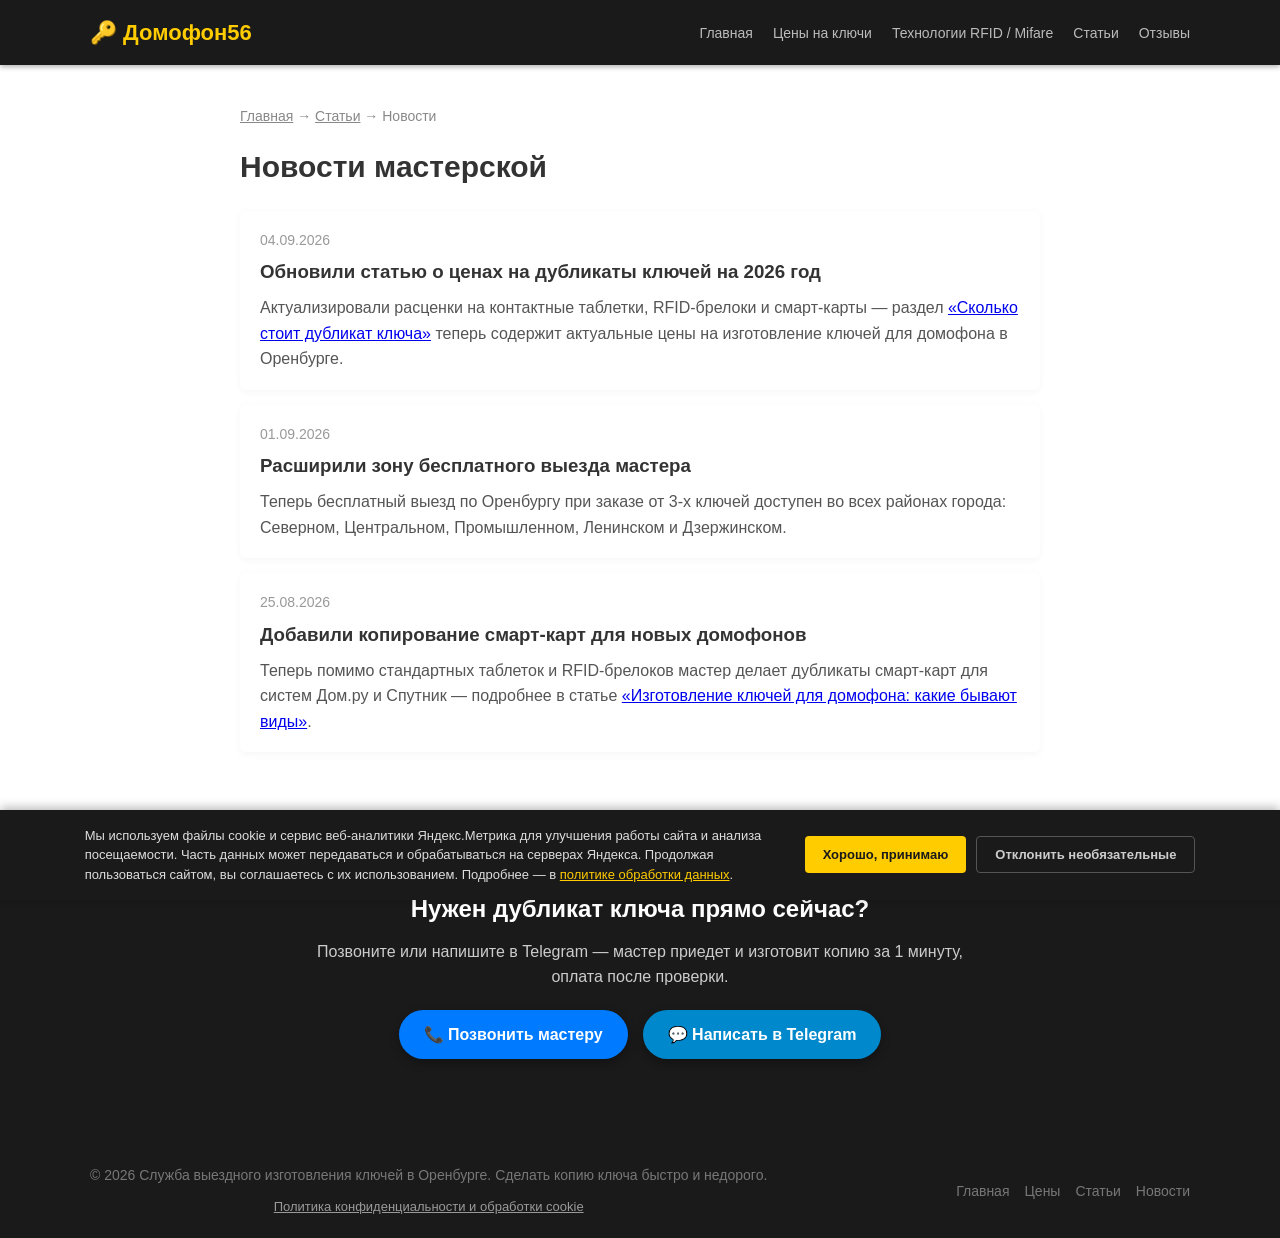
<file: novosti.html>
<!DOCTYPE html>
<html lang="ru">
<head>
    <meta charset="UTF-8">
    <meta name="viewport" content="width=device-width, initial-scale=1.0">

    <title>Новости мастерской по изготовлению ключей для домофона в Оренбурге | Домофон56</title>
    <meta name="description" content="Актуальные новости: изменения цен на дубликаты ключей, расширение зоны выезда и новые типы ключей в Оренбурге.">
    <meta name="robots" content="index, follow, max-image-preview:large">
    <link rel="canonical" href="https://domofon56.ru/blog/novosti.html">

    <meta property="og:type" content="article">
    <meta property="og:locale" content="ru_RU">
    <meta property="og:site_name" content="Домофон56">
    <meta property="og:title" content="Новости мастерской по изготовлению ключей для домофона в Оренбурге">
    <meta property="og:description" content="Актуальные новости: изменения цен на дубликаты ключей, расширение зоны выезда и новые типы ключей в Оренбурге.">
    <meta property="og:url" content="https://domofon56.ru/blog/novosti.html">

    <link rel="icon" type="image/png" sizes="512x512" href="/favicon.png">
    <link rel="stylesheet" href="/assets/style.css">

    <script type="text/javascript">
        function loadYandexMetrika() {
            (function(m,e,t,r,i,k,a){
                m[i]=m[i]||function(){(m[i].a=m[i].a||[]).push(arguments)};
                m[i].l=1*new Date();
                for (var j = 0; j < document.scripts.length; j++) {if (document.scripts[j].src === r) { return; }}
                k=e.createElement(t),a=e.getElementsByTagName(t)[0],k.async=1,k.src=r,a.parentNode.insertBefore(k,a)
            })(window, document,'script','https://mc.yandex.ru/metrika/tag.js?id=110221369', 'ym');
            ym(110221369, 'init', {ssr:true, webvisor:true, clickmap:true, ecommerce:"dataLayer", referrer: document.referrer, url: location.href, accurateTrackBounce:true, trackLinks:true});
        }
        if (localStorage.getItem('cookieConsent') === 'accepted') { loadYandexMetrika(); }
    </script>
    <noscript><div><img src="https://mc.yandex.ru/watch/110221369" style="position:absolute; left:-9999px;" alt="" /></div></noscript>

    <script type="application/ld+json">
    {
      "@context": "https://schema.org",
      "@type": "BreadcrumbList",
      "itemListElement": [
        {"@type": "ListItem", "position": 1, "name": "Главная", "item": "https://domofon56.ru/"},
        {"@type": "ListItem", "position": 2, "name": "Статьи", "item": "https://domofon56.ru/blog/"},
        {"@type": "ListItem", "position": 3, "name": "Новости", "item": "https://domofon56.ru/blog/novosti.html"}
      ]
    }
    </script>
</head>
<body>
    <header>
        <div class="header-container">
            <div class="logo" onclick="window.location.href='/'">🔑 Домофон56</div>
            <div class="hamburger" id="hamburger">
                <span></span><span></span><span></span>
            </div>
            <ul class="nav-menu" id="nav-menu">
                <li><a href="/">Главная</a></li>
                <li><a href="/#prices">Цены на ключи</a></li>
                <li><a href="/#technologies">Технологии RFID / Mifare</a></li>
                <li><a href="/blog/">Статьи</a></li>
                <li><a href="https://www.avito.ru/orenburg/predlozheniya_uslug/vyezdnoy_dublikat_klyucha_domofona_8197653870" target="_blank">Отзывы</a></li>
            </ul>
        </div>
    </header>

    <section class="key-types" style="padding-top: 40px;">
        <div class="key-types-container">
            <p style="font-size:14px; color:#888; margin-bottom: 15px;"><a href="/" style="color:#888;">Главная</a> → <a href="/blog/" style="color:#888;">Статьи</a> → Новости</p>

            <h1 style="font-size: 30px; margin-bottom: 20px;">Новости мастерской</h1>

            <div class="faq-item" style="text-align:left; padding: 18px 20px;">
                <p style="font-size:14px; color:#999; margin-bottom: 6px;">04.09.2026</p>
                <h3 style="margin-bottom: 8px;">Обновили статью о ценах на дубликаты ключей на 2026 год</h3>
                <p style="color:#555;">Актуализировали расценки на контактные таблетки, RFID-брелоки и смарт-карты — раздел
                <a href="/blog/skolko-stoit-dublikat-klyucha-domofona.html">«Сколько стоит дубликат ключа»</a> теперь содержит
                актуальные цены на изготовление ключей для домофона в Оренбурге.</p>
            </div>

            <div class="faq-item" style="text-align:left; padding: 18px 20px; margin-top: 15px;">
                <p style="font-size:14px; color:#999; margin-bottom: 6px;">01.09.2026</p>
                <h3 style="margin-bottom: 8px;">Расширили зону бесплатного выезда мастера</h3>
                <p style="color:#555;">Теперь бесплатный выезд по Оренбургу при заказе от 3-х ключей доступен во всех районах
                города: Северном, Центральном, Промышленном, Ленинском и Дзержинском.</p>
            </div>

            <div class="faq-item" style="text-align:left; padding: 18px 20px; margin-top: 15px;">
                <p style="font-size:14px; color:#999; margin-bottom: 6px;">25.08.2026</p>
                <h3 style="margin-bottom: 8px;">Добавили копирование смарт-карт для новых домофонов</h3>
                <p style="color:#555;">Теперь помимо стандартных таблеток и RFID-брелоков мастер делает дубликаты смарт-карт
                для систем Дом.ру и Спутник — подробнее в статье
                <a href="/blog/izgotovlenie-klyuchey-dlya-domofona-vidy.html">«Изготовление ключей для домофона: какие бывают виды»</a>.</p>
            </div>

        </div>
    </section>

    <section class="action-block">
        <div class="action-container">
            <h2>Нужен дубликат ключа прямо сейчас?</h2>
            <p style="color: #ccc; margin-top: 10px;">Позвоните или напишите в Telegram — мастер приедет и изготовит копию за 1 минуту, оплата после проверки.</p>
            <div class="fast-contact-buttons" style="margin-top: 20px;">
                <a href="tel:+79501896491" class="btn-fast call">📞 Позвонить мастеру</a>
                <a href="https://t.me/msqrad" target="_blank" class="btn-fast tg">💬 Написать в Telegram</a>
            </div>
        </div>
    </section>

    <footer>
        <div style="max-width: 1100px; margin: 0 auto; display: flex; justify-content: space-between; align-items: center; flex-wrap: wrap; gap: 15px;">
            <div>
                <p>&copy; 2026 Служба выездного изготовления ключей в Оренбурге. Сделать копию ключа быстро и недорого.</p>
                <p class="footer-policy-links">
                    <a onclick="openPolicyModal()">Политика конфиденциальности и обработки cookie</a>
                </p>
            </div>
            <ul style="list-style: none; display: flex; gap: 15px;">
                <li><a href="/" style="color: #777; text-decoration: none;">Главная</a></li>
                <li><a href="/#prices" style="color: #777; text-decoration: none;">Цены</a></li>
                <li><a href="/blog/" style="color: #777; text-decoration: none;">Статьи</a></li>
                <li><a href="/blog/novosti.html" style="color: #777; text-decoration: none;">Новости</a></li>
            </ul>
        </div>
    </footer>

    <div class="cookie-banner" id="cookieBanner">
        <p>
            Мы используем файлы cookie и сервис веб-аналитики Яндекс.Метрика для улучшения работы сайта и анализа посещаемости.
            Часть данных может передаваться и обрабатываться на серверах Яндекса. Продолжая пользоваться сайтом, вы соглашаетесь
            с их использованием. Подробнее — в <a onclick="openPolicyModal()">политике обработки данных</a>.
        </p>
        <div class="cookie-banner-actions">
            <button class="cookie-btn accept" onclick="acceptCookies()">Хорошо, принимаю</button>
            <button class="cookie-btn decline" onclick="declineCookies()">Отклонить необязательные</button>
        </div>
    </div>

    <div class="policy-modal-overlay" id="policyModalOverlay">
        <div class="policy-modal">
            <button class="policy-modal-close" onclick="closePolicyModal()">✕</button>
            <h2>Политика конфиденциальности и обработки данных</h2>
            <p>Полный текст политики опубликован на <a href="/">главной странице сайта</a> (ссылка в футере).</p>
        </div>
    </div>

    <script src="/assets/main.js" defer></script>
</body>
</html>
</file>
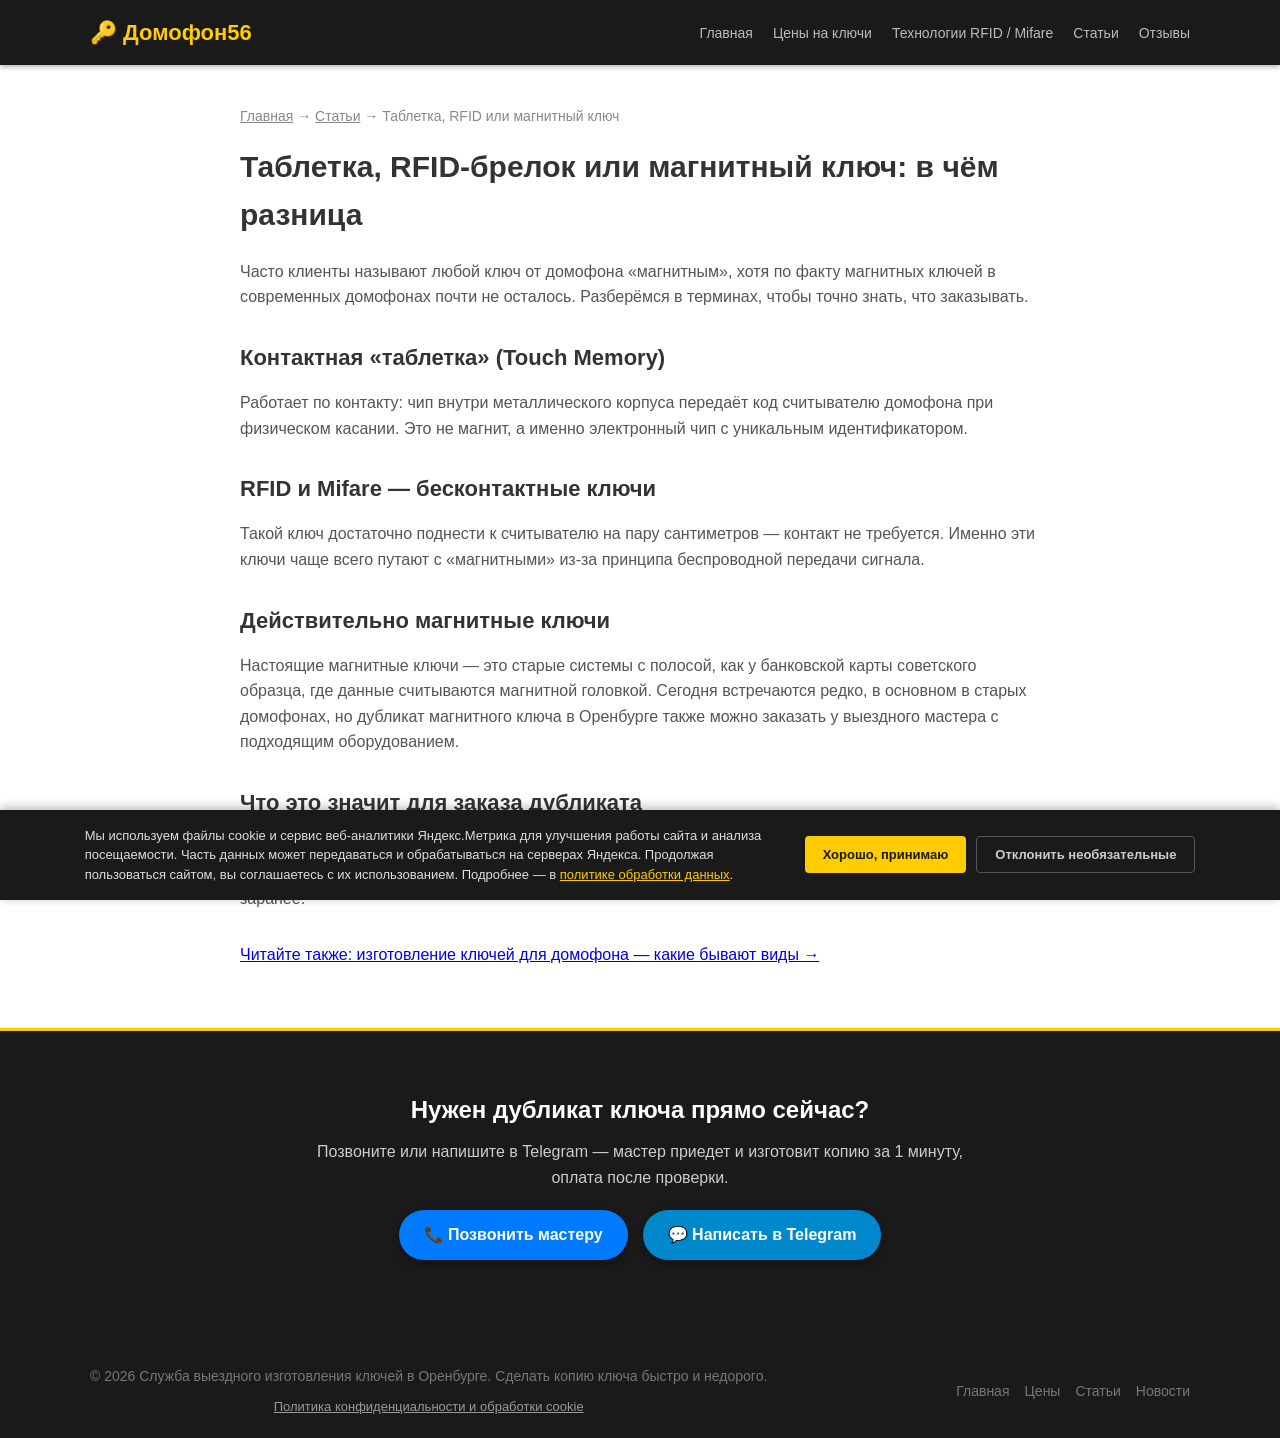
<file: raznica-tabletka-rfid-magnitnyy-klyuch.html>
<!DOCTYPE html>
<html lang="ru">
<head>
    <meta charset="UTF-8">
    <meta name="viewport" content="width=device-width, initial-scale=1.0">

    <title>Таблетка, RFID-брелок или магнитный ключ: в чём разница | Домофон56</title>
    <meta name="description" content="Чем отличаются контактные ключи-таблетки, RFID-брелоки и магнитные ключи домофона. Как сделать дубликат каждого типа.">
    <meta name="robots" content="index, follow, max-image-preview:large">
    <link rel="canonical" href="https://domofon56.ru/blog/raznica-tabletka-rfid-magnitnyy-klyuch.html">

    <meta property="og:type" content="article">
    <meta property="og:locale" content="ru_RU">
    <meta property="og:site_name" content="Домофон56">
    <meta property="og:title" content="Таблетка, RFID-брелок или магнитный ключ: в чём разница">
    <meta property="og:description" content="Чем отличаются контактные ключи-таблетки, RFID-брелоки и магнитные ключи домофона. Как сделать дубликат каждого типа.">
    <meta property="og:url" content="https://domofon56.ru/blog/raznica-tabletka-rfid-magnitnyy-klyuch.html">

    <link rel="icon" type="image/png" sizes="512x512" href="/favicon.png">
    <link rel="stylesheet" href="/assets/style.css">

    <script type="text/javascript">
        function loadYandexMetrika() {
            (function(m,e,t,r,i,k,a){
                m[i]=m[i]||function(){(m[i].a=m[i].a||[]).push(arguments)};
                m[i].l=1*new Date();
                for (var j = 0; j < document.scripts.length; j++) {if (document.scripts[j].src === r) { return; }}
                k=e.createElement(t),a=e.getElementsByTagName(t)[0],k.async=1,k.src=r,a.parentNode.insertBefore(k,a)
            })(window, document,'script','https://mc.yandex.ru/metrika/tag.js?id=110221369', 'ym');
            ym(110221369, 'init', {ssr:true, webvisor:true, clickmap:true, ecommerce:"dataLayer", referrer: document.referrer, url: location.href, accurateTrackBounce:true, trackLinks:true});
        }
        if (localStorage.getItem('cookieConsent') === 'accepted') { loadYandexMetrika(); }
    </script>
    <noscript><div><img src="https://mc.yandex.ru/watch/110221369" style="position:absolute; left:-9999px;" alt="" /></div></noscript>

    <script type="application/ld+json">
    {
      "@context": "https://schema.org",
      "@type": "Article",
      "headline": "Таблетка, RFID-брелок или магнитный ключ: в чём разница",
      "description": "Чем отличаются контактные, бесконтактные и магнитные ключи домофона.",
      "author": {"@type": "Organization", "name": "Домофон56"},
      "publisher": {"@type": "Organization", "name": "Домофон56"},
      "mainEntityOfPage": "https://domofon56.ru/blog/raznica-tabletka-rfid-magnitnyy-klyuch.html",
      "datePublished": "2026-09-02",
      "dateModified": "2026-09-04"
    }
    </script>
    <script type="application/ld+json">
    {
      "@context": "https://schema.org",
      "@type": "BreadcrumbList",
      "itemListElement": [
        {"@type": "ListItem", "position": 1, "name": "Главная", "item": "https://domofon56.ru/"},
        {"@type": "ListItem", "position": 2, "name": "Статьи", "item": "https://domofon56.ru/blog/"},
        {"@type": "ListItem", "position": 3, "name": "Таблетка, RFID или магнитный ключ", "item": "https://domofon56.ru/blog/raznica-tabletka-rfid-magnitnyy-klyuch.html"}
      ]
    }
    </script>
</head>
<body>
    <header>
        <div class="header-container">
            <div class="logo" onclick="window.location.href='/'">🔑 Домофон56</div>
            <div class="hamburger" id="hamburger">
                <span></span><span></span><span></span>
            </div>
            <ul class="nav-menu" id="nav-menu">
                <li><a href="/">Главная</a></li>
                <li><a href="/#prices">Цены на ключи</a></li>
                <li><a href="/#technologies">Технологии RFID / Mifare</a></li>
                <li><a href="/blog/">Статьи</a></li>
                <li><a href="https://www.avito.ru/orenburg/predlozheniya_uslug/vyezdnoy_dublikat_klyucha_domofona_8197653870" target="_blank">Отзывы</a></li>
            </ul>
        </div>
    </header>

    <section class="key-types" style="padding-top: 40px;">
        <div class="key-types-container">
            <p style="font-size:14px; color:#888; margin-bottom: 15px;"><a href="/" style="color:#888;">Главная</a> → <a href="/blog/" style="color:#888;">Статьи</a> → Таблетка, RFID или магнитный ключ</p>

            <h1 style="font-size: 30px; margin-bottom: 20px;">Таблетка, RFID-брелок или магнитный ключ: в чём разница</h1>

            <p class="seo-text" style="text-align:left;">
                Часто клиенты называют любой ключ от домофона «магнитным», хотя по факту магнитных ключей в современных
                домофонах почти не осталось. Разберёмся в терминах, чтобы точно знать, что заказывать.
            </p>

            <h2 style="margin: 30px 0 15px; font-size: 22px;">Контактная «таблетка» (Touch Memory)</h2>
            <p class="seo-text" style="text-align:left;">
                Работает по контакту: чип внутри металлического корпуса передаёт код считывателю домофона при физическом
                касании. Это не магнит, а именно электронный чип с уникальным идентификатором.
            </p>

            <h2 style="margin: 30px 0 15px; font-size: 22px;">RFID и Mifare — бесконтактные ключи</h2>
            <p class="seo-text" style="text-align:left;">
                Такой ключ достаточно поднести к считывателю на пару сантиметров — контакт не требуется. Именно эти
                ключи чаще всего путают с «магнитными» из-за принципа беспроводной передачи сигнала.
            </p>

            <h2 style="margin: 30px 0 15px; font-size: 22px;">Действительно магнитные ключи</h2>
            <p class="seo-text" style="text-align:left;">
                Настоящие магнитные ключи — это старые системы с полосой, как у банковской карты советского образца,
                где данные считываются магнитной головкой. Сегодня встречаются редко, в основном в старых домофонах,
                но дубликат магнитного ключа в Оренбурге также можно заказать у выездного мастера с подходящим
                оборудованием.
            </p>

            <h2 style="margin: 30px 0 15px; font-size: 22px;">Что это значит для заказа дубликата</h2>
            <p class="seo-text" style="text-align:left;">
                Для точного расчёта стоимости и подбора заготовки достаточно прислать фото ключа в Telegram — не нужно
                самостоятельно разбираться в терминологии, мастер определит тип по фотографии и назовёт цену заранее.
            </p>

            <p style="margin-top: 25px;"><a href="/blog/izgotovlenie-klyuchey-dlya-domofona-vidy.html">Читайте также: изготовление ключей для домофона — какие бывают виды →</a></p>

        </div>
    </section>

    <section class="action-block">
        <div class="action-container">
            <h2>Нужен дубликат ключа прямо сейчас?</h2>
            <p style="color: #ccc; margin-top: 10px;">Позвоните или напишите в Telegram — мастер приедет и изготовит копию за 1 минуту, оплата после проверки.</p>
            <div class="fast-contact-buttons" style="margin-top: 20px;">
                <a href="tel:+79501896491" class="btn-fast call">📞 Позвонить мастеру</a>
                <a href="https://t.me/msqrad" target="_blank" class="btn-fast tg">💬 Написать в Telegram</a>
            </div>
        </div>
    </section>

    <footer>
        <div style="max-width: 1100px; margin: 0 auto; display: flex; justify-content: space-between; align-items: center; flex-wrap: wrap; gap: 15px;">
            <div>
                <p>&copy; 2026 Служба выездного изготовления ключей в Оренбурге. Сделать копию ключа быстро и недорого.</p>
                <p class="footer-policy-links">
                    <a onclick="openPolicyModal()">Политика конфиденциальности и обработки cookie</a>
                </p>
            </div>
            <ul style="list-style: none; display: flex; gap: 15px;">
                <li><a href="/" style="color: #777; text-decoration: none;">Главная</a></li>
                <li><a href="/#prices" style="color: #777; text-decoration: none;">Цены</a></li>
                <li><a href="/blog/" style="color: #777; text-decoration: none;">Статьи</a></li>
                <li><a href="/blog/novosti.html" style="color: #777; text-decoration: none;">Новости</a></li>
            </ul>
        </div>
    </footer>

    <div class="cookie-banner" id="cookieBanner">
        <p>
            Мы используем файлы cookie и сервис веб-аналитики Яндекс.Метрика для улучшения работы сайта и анализа посещаемости.
            Часть данных может передаваться и обрабатываться на серверах Яндекса. Продолжая пользоваться сайтом, вы соглашаетесь
            с их использованием. Подробнее — в <a onclick="openPolicyModal()">политике обработки данных</a>.
        </p>
        <div class="cookie-banner-actions">
            <button class="cookie-btn accept" onclick="acceptCookies()">Хорошо, принимаю</button>
            <button class="cookie-btn decline" onclick="declineCookies()">Отклонить необязательные</button>
        </div>
    </div>

    <div class="policy-modal-overlay" id="policyModalOverlay">
        <div class="policy-modal">
            <button class="policy-modal-close" onclick="closePolicyModal()">✕</button>
            <h2>Политика конфиденциальности и обработки данных</h2>
            <p>Полный текст политики опубликован на <a href="/">главной странице сайта</a> (ссылка в футере).</p>
        </div>
    </div>

    <script src="/assets/main.js" defer></script>
</body>
</html>
</file>
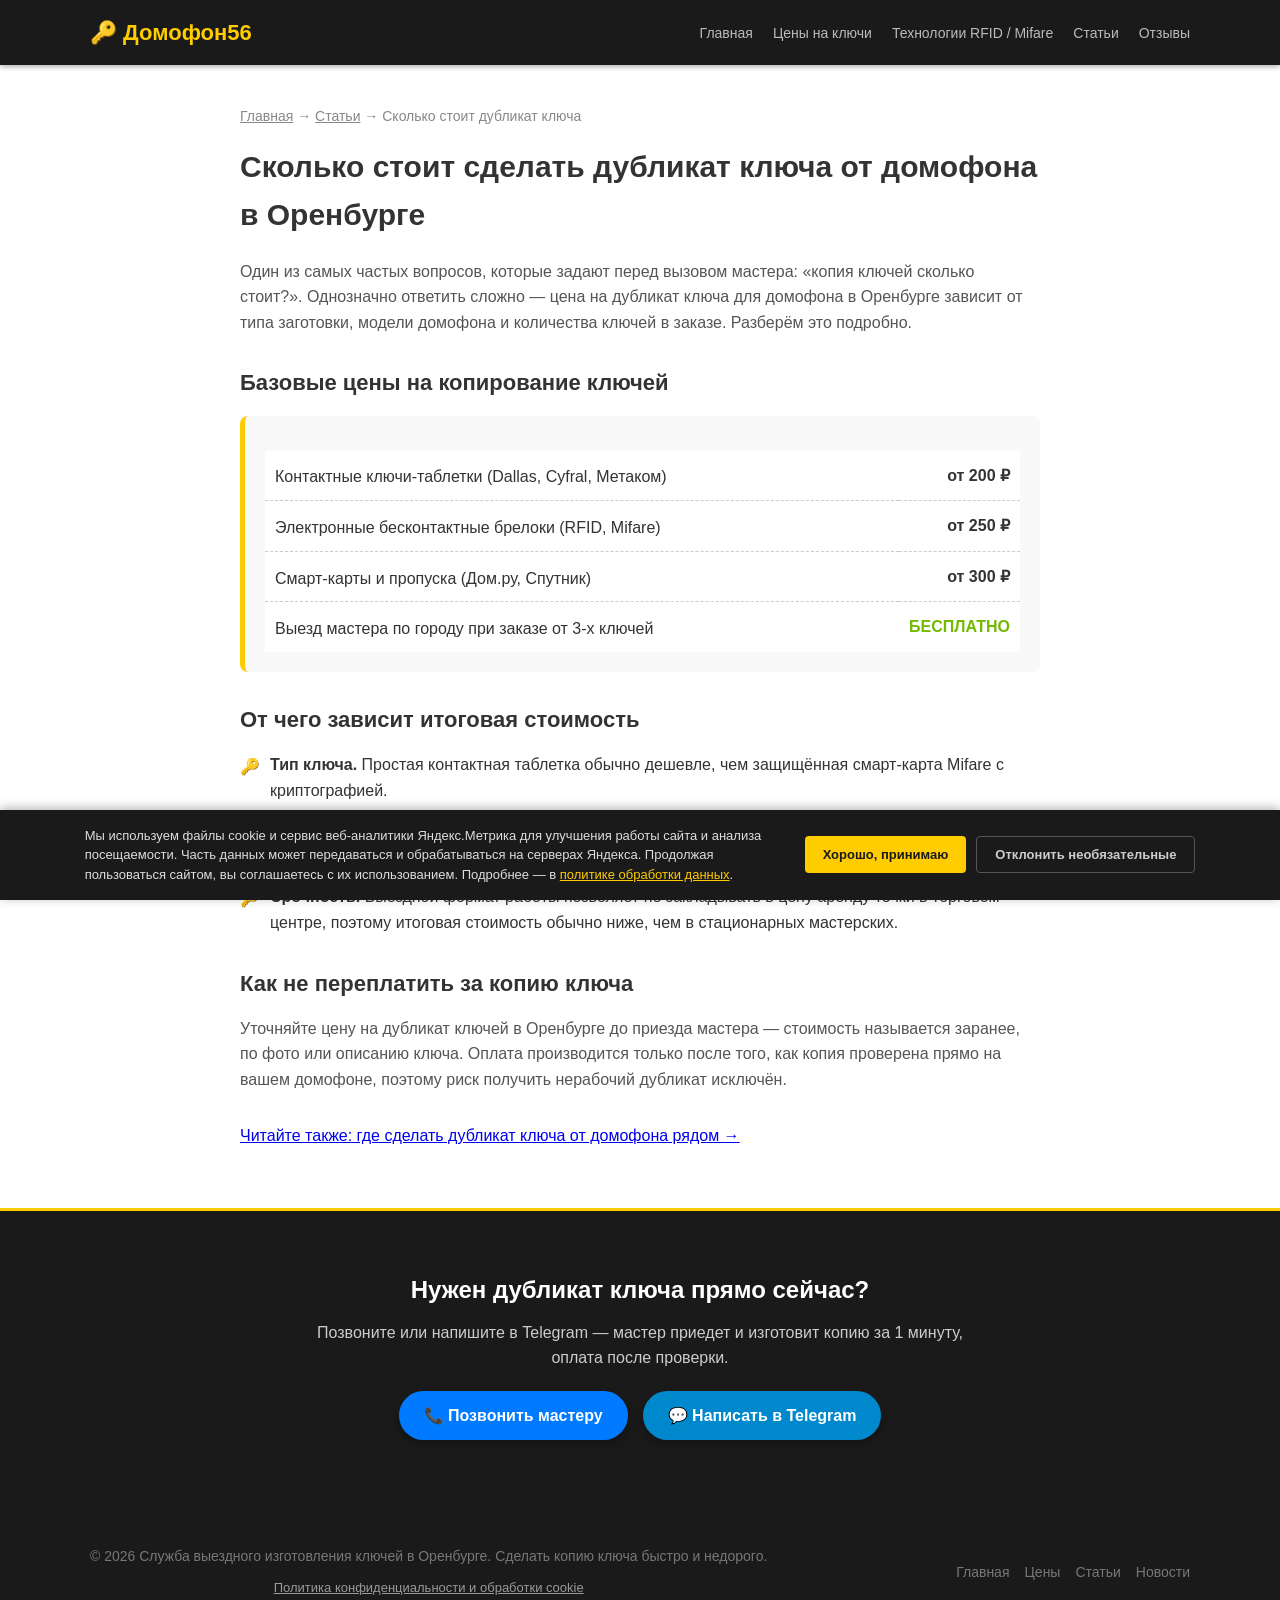
<file: skolko-stoit-dublikat-klyucha-domofona.html>
<!DOCTYPE html>
<html lang="ru">
<head>
    <meta charset="UTF-8">
    <meta name="viewport" content="width=device-width, initial-scale=1.0">

    <title>Сколько стоит сделать дубликат ключа от домофона в Оренбурге в 2026 году | Домофон56</title>
    <meta name="description" content="Цены на дубликаты ключей домофона в Оренбурге в 2026 году: таблетки, RFID-брелоки, смарт-карты Mifare. От чего зависит стоимость копии.">
    <meta name="robots" content="index, follow, max-image-preview:large">
    <link rel="canonical" href="https://domofon56.ru/blog/skolko-stoit-dublikat-klyucha-domofona.html">

    <meta property="og:type" content="article">
    <meta property="og:locale" content="ru_RU">
    <meta property="og:site_name" content="Домофон56">
    <meta property="og:title" content="Сколько стоит сделать дубликат ключа от домофона в Оренбурге в 2026 году">
    <meta property="og:description" content="Цены на дубликаты ключей домофона в Оренбурге в 2026 году: таблетки, RFID-брелоки, смарт-карты Mifare. От чего зависит стоимость копии.">
    <meta property="og:url" content="https://domofon56.ru/blog/skolko-stoit-dublikat-klyucha-domofona.html">

    <link rel="icon" type="image/png" sizes="512x512" href="/favicon.png">
    <link rel="stylesheet" href="/assets/style.css">

    <script type="text/javascript">
        function loadYandexMetrika() {
            (function(m,e,t,r,i,k,a){
                m[i]=m[i]||function(){(m[i].a=m[i].a||[]).push(arguments)};
                m[i].l=1*new Date();
                for (var j = 0; j < document.scripts.length; j++) {if (document.scripts[j].src === r) { return; }}
                k=e.createElement(t),a=e.getElementsByTagName(t)[0],k.async=1,k.src=r,a.parentNode.insertBefore(k,a)
            })(window, document,'script','https://mc.yandex.ru/metrika/tag.js?id=110221369', 'ym');
            ym(110221369, 'init', {ssr:true, webvisor:true, clickmap:true, ecommerce:"dataLayer", referrer: document.referrer, url: location.href, accurateTrackBounce:true, trackLinks:true});
        }
        if (localStorage.getItem('cookieConsent') === 'accepted') { loadYandexMetrika(); }
    </script>
    <noscript><div><img src="https://mc.yandex.ru/watch/110221369" style="position:absolute; left:-9999px;" alt="" /></div></noscript>

    <script type="application/ld+json">
    {
      "@context": "https://schema.org",
      "@type": "Article",
      "headline": "Сколько стоит сделать дубликат ключа от домофона в Оренбурге",
      "description": "Цены на дубликаты ключей домофона в Оренбурге: таблетки, RFID-брелоки, смарт-карты Mifare.",
      "author": {"@type": "Organization", "name": "Домофон56"},
      "publisher": {"@type": "Organization", "name": "Домофон56"},
      "mainEntityOfPage": "https://domofon56.ru/blog/skolko-stoit-dublikat-klyucha-domofona.html",
      "datePublished": "2026-09-01",
      "dateModified": "2026-09-04"
    }
    </script>
    <script type="application/ld+json">
    {
      "@context": "https://schema.org",
      "@type": "BreadcrumbList",
      "itemListElement": [
        {"@type": "ListItem", "position": 1, "name": "Главная", "item": "https://domofon56.ru/"},
        {"@type": "ListItem", "position": 2, "name": "Статьи", "item": "https://domofon56.ru/blog/"},
        {"@type": "ListItem", "position": 3, "name": "Сколько стоит дубликат ключа", "item": "https://domofon56.ru/blog/skolko-stoit-dublikat-klyucha-domofona.html"}
      ]
    }
    </script>
</head>
<body>
    <header>
        <div class="header-container">
            <div class="logo" onclick="window.location.href='/'">🔑 Домофон56</div>
            <div class="hamburger" id="hamburger">
                <span></span><span></span><span></span>
            </div>
            <ul class="nav-menu" id="nav-menu">
                <li><a href="/">Главная</a></li>
                <li><a href="/#prices">Цены на ключи</a></li>
                <li><a href="/#technologies">Технологии RFID / Mifare</a></li>
                <li><a href="/blog/">Статьи</a></li>
                <li><a href="https://www.avito.ru/orenburg/predlozheniya_uslug/vyezdnoy_dublikat_klyucha_domofona_8197653870" target="_blank">Отзывы</a></li>
            </ul>
        </div>
    </header>

    <section class="key-types" style="padding-top: 40px;">
        <div class="key-types-container">
            <p style="font-size:14px; color:#888; margin-bottom: 15px;"><a href="/" style="color:#888;">Главная</a> → <a href="/blog/" style="color:#888;">Статьи</a> → Сколько стоит дубликат ключа</p>

            <h1 style="font-size: 30px; margin-bottom: 20px;">Сколько стоит сделать дубликат ключа от домофона в Оренбурге</h1>

            <p class="seo-text" style="text-align:left;">
                Один из самых частых вопросов, которые задают перед вызовом мастера: «копия ключей сколько стоит?».
                Однозначно ответить сложно — цена на дубликат ключа для домофона в Оренбурге зависит от типа заготовки,
                модели домофона и количества ключей в заказе. Разберём это подробно.
            </p>

            <h2 style="margin: 30px 0 15px; font-size: 22px;">Базовые цены на копирование ключей</h2>
            <div class="price-block" style="margin-bottom: 30px; background: #f9f9f9; padding: 20px; border-radius: 8px; border-left: 5px solid var(--primary-color);">
                <table class="price-table">
                    <tr>
                        <td>Контактные ключи-таблетки (Dallas, Cyfral, Метаком)</td>
                        <td>от 200 ₽</td>
                    </tr>
                    <tr>
                        <td>Электронные бесконтактные брелоки (RFID, Mifare)</td>
                        <td>от 250 ₽</td>
                    </tr>
                    <tr>
                        <td>Смарт-карты и пропуска (Дом.ру, Спутник)</td>
                        <td>от 300 ₽</td>
                    </tr>
                    <tr>
                        <td>Выезд мастера по городу при заказе от 3-х ключей</td>
                        <td class="price-free">БЕСПЛАТНО</td>
                    </tr>
                </table>
            </div>

            <h2 style="margin: 30px 0 15px; font-size: 22px;">От чего зависит итоговая стоимость</h2>
            <ul class="key-list" style="font-size: 16px;">
                <li><strong>Тип ключа.</strong> Простая контактная таблетка обычно дешевле, чем защищённая смарт-карта Mifare с криптографией.</li>
                <li><strong>Количество копий.</strong> При заказе нескольких ключей выезд мастера по Оренбургу становится бесплатным.</li>
                <li><strong>Срочность.</strong> Выездной формат работы позволяет не закладывать в цену аренду точки в торговом центре, поэтому итоговая стоимость обычно ниже, чем в стационарных мастерских.</li>
            </ul>

            <h2 style="margin: 30px 0 15px; font-size: 22px;">Как не переплатить за копию ключа</h2>
            <p class="seo-text" style="text-align:left;">
                Уточняйте цену на дубликат ключей в Оренбурге до приезда мастера — стоимость называется заранее, по фото или
                описанию ключа. Оплата производится только после того, как копия проверена прямо на вашем домофоне, поэтому
                риск получить нерабочий дубликат исключён.
            </p>

            <p style="margin-top: 25px;"><a href="/blog/gde-sdelat-dublikat-klyucha-domofona.html">Читайте также: где сделать дубликат ключа от домофона рядом →</a></p>

        </div>
    </section>

    <section class="action-block">
        <div class="action-container">
            <h2>Нужен дубликат ключа прямо сейчас?</h2>
            <p style="color: #ccc; margin-top: 10px;">Позвоните или напишите в Telegram — мастер приедет и изготовит копию за 1 минуту, оплата после проверки.</p>
            <div class="fast-contact-buttons" style="margin-top: 20px;">
                <a href="tel:+79501896491" class="btn-fast call">📞 Позвонить мастеру</a>
                <a href="https://t.me/msqrad" target="_blank" class="btn-fast tg">💬 Написать в Telegram</a>
            </div>
        </div>
    </section>

    <footer>
        <div style="max-width: 1100px; margin: 0 auto; display: flex; justify-content: space-between; align-items: center; flex-wrap: wrap; gap: 15px;">
            <div>
                <p>&copy; 2026 Служба выездного изготовления ключей в Оренбурге. Сделать копию ключа быстро и недорого.</p>
                <p class="footer-policy-links">
                    <a onclick="openPolicyModal()">Политика конфиденциальности и обработки cookie</a>
                </p>
            </div>
            <ul style="list-style: none; display: flex; gap: 15px;">
                <li><a href="/" style="color: #777; text-decoration: none;">Главная</a></li>
                <li><a href="/#prices" style="color: #777; text-decoration: none;">Цены</a></li>
                <li><a href="/blog/" style="color: #777; text-decoration: none;">Статьи</a></li>
                <li><a href="/blog/novosti.html" style="color: #777; text-decoration: none;">Новости</a></li>
            </ul>
        </div>
    </footer>

    <div class="cookie-banner" id="cookieBanner">
        <p>
            Мы используем файлы cookie и сервис веб-аналитики Яндекс.Метрика для улучшения работы сайта и анализа посещаемости.
            Часть данных может передаваться и обрабатываться на серверах Яндекса. Продолжая пользоваться сайтом, вы соглашаетесь
            с их использованием. Подробнее — в <a onclick="openPolicyModal()">политике обработки данных</a>.
        </p>
        <div class="cookie-banner-actions">
            <button class="cookie-btn accept" onclick="acceptCookies()">Хорошо, принимаю</button>
            <button class="cookie-btn decline" onclick="declineCookies()">Отклонить необязательные</button>
        </div>
    </div>

    <div class="policy-modal-overlay" id="policyModalOverlay">
        <div class="policy-modal">
            <button class="policy-modal-close" onclick="closePolicyModal()">✕</button>
            <h2>Политика конфиденциальности и обработки данных</h2>
            <p>Полный текст политики опубликован на <a href="/">главной странице сайта</a> (ссылка в футере).</p>
        </div>
    </div>

    <script src="/assets/main.js" defer></script>
</body>
</html>
</file>
<file: assets/style.css>
:root {
            --primary-color: #ffcc00; 
            --dark-color: #1a1a1a;
            --light-color: #f4f4f4;
            --text-color: #333;
            --telegram-color: #0088cc; 
            --call-color: #007bff;
            --avito-color: #73b900;
        }

        /* Добавляем плавную прокрутку для всего сайта */
        html {
            scroll-behavior: smooth;
        }

        * {
            box-sizing: border-box;
            margin: 0;
            padding: 0;
            font-family: 'Segoe UI', Tahoma, Geneva, Verdana, sans-serif;
        }

        body {
            background-color: var(--light-color);
            color: var(--text-color);
            line-height: 1.6;
        }

        header {
            background-color: var(--dark-color);
            color: #fff;
            padding: 15px 20px;
            position: sticky;
            top: 0;
            z-index: 100;
            box-shadow: 0 2px 5px rgba(0,0,0,0.3);
        }

        .header-container {
            max-width: 1100px;
            margin: 0 auto;
            display: flex;
            justify-content: space-between; 
            align-items: center;
        }

        .logo {
            font-size: 22px;
            font-weight: bold;
            color: var(--primary-color);
            cursor: pointer;
        }

        .nav-menu {
            display: flex;
            gap: 20px;
            list-style: none;
        }

        .nav-menu a {
            color: #bbb;
            text-decoration: none;
            font-size: 14px;
            transition: 0.3s;
        }

        .nav-menu a:hover {
            color: var(--primary-color);
        }

        /* Стили кнопки гамбургера (скрыта на ПК) */
        .hamburger {
            display: none;
        }

        .hero {
            background: linear-gradient(rgba(0,0,0,0.75), rgba(0,0,0,0.75)), url('https://static.tildacdn.com/tild6165-6463-4966-b461-383164333830/lotus-design-n-print.jpg') no-repeat center center/cover;
            color: #fff;
            padding: 40px 20px;
            text-align: center;
        }

        .hero-container {
            max-width: 800px;
            margin: 0 auto;
        }

        .hero h1 {
            font-size: 36px;
            margin-bottom: 15px;
            color: #fff;
            line-height: 1.3;
        }

        .hero h1 span {
            color: var(--primary-color);
        }

        .hero p {
            font-size: 18px;
            margin-bottom: 25px;
            color: #e0e0e0;
        }

        .fast-contact-buttons {
            display: flex;
            justify-content: center;
            gap: 15px;
            margin-bottom: 25px;
            flex-wrap: wrap;
        }

        .btn-fast {
            display: inline-flex;
            align-items: center;
            padding: 12px 25px;
            border-radius: 50px;
            text-decoration: none;
            font-weight: bold;
            font-size: 16px;
            color: #fff;
            box-shadow: 0 4px 10px rgba(0,0,0,0.3);
            transition: 0.3s;
        }

        .btn-fast.call { background-color: var(--call-color); }
        .btn-fast.tg { background-color: var(--telegram-color); }
        .btn-fast.avito { background-color: var(--avito-color); }
        .btn-fast:hover { transform: translateY(-2px); opacity: 0.9; }

        .advantages {
            padding: 60px 20px;
            max-width: 1100px;
            margin: 0 auto;
        }

        .section-title {
            text-align: center;
            font-size: 28px;
            margin-bottom: 40px;
            position: relative;
        }

        .section-title::after {
            content: '';
            display: block;
            width: 60px;
            height: 4px;
            background-color: var(--primary-color);
            margin: 10px auto 0;
        }

        .grid {
            display: grid;
            grid-template-columns: repeat(auto-fit, minmax(280px, 1fr));
            gap: 25px;
        }

        .card {
            background: #fff;
            padding: 25px;
            border-radius: 8px;
            box-shadow: 0 4px 15px rgba(0,0,0,0.05);
            border-top: 5px solid var(--primary-color);
        }

        .card h3 {
            margin-bottom: 12px;
            font-size: 20px;
        }

        .card a {
            color: var(--telegram-color);
            text-decoration: underline;
        }

        .card a:hover {
            text-decoration: none;
        }

        .key-types {
            background-color: #fff;
            padding: 60px 20px;
        }

        .key-types-container {
            max-width: 800px;
            margin: 0 auto;
        }

        .seo-text {
            font-size: 16px;
            color: #555;
            margin-bottom: 30px;
            text-align: justify;
        }

        .price-table {
            width: 100%;
            border-collapse: collapse;
            margin-top: 15px;
            background: #fff;
        }

        .price-table td {
            padding: 12px 10px;
            font-size: 16px;
            border-bottom: 1px dashed #ccc;
            vertical-align: bottom;
        }

        .price-table td:first-child {
            text-align: left;
            line-height: 1.3;
        }

        .price-table td:last-child {
            text-align: right;
            font-weight: bold;
            white-space: nowrap;
            width: 1%;
        }

        .price-table tr:last-child td {
            border-bottom: none;
        }

        .price-free {
            color: #73b900;
        }

        .faq-section {
            padding: 60px 20px;
            max-width: 800px;
            margin: 0 auto;
        }

        .faq-item {
            background: #fff;
            margin-bottom: 15px;
            border-radius: 6px;
            box-shadow: 0 2px 8px rgba(0,0,0,0.04);
            overflow: hidden;
        }

        .faq-item summary {
            padding: 18px 20px;
            font-size: 18px;
            font-weight: bold;
            cursor: pointer;
            user-select: none;
            outline: none;
            transition: 0.2s;
        }

        .faq-item summary:hover {
            background-color: #fcfcfc;
            color: var(--primary-color);
        }

        .faq-content {
            padding: 0 20px 20px 20px;
            color: #555;
            font-size: 15px;
            line-height: 1.5;
        }

        .key-list {
            list-style: none;
            font-size: 18px;
        }

        .key-list li {
            margin-bottom: 15px;
            position: relative;
            padding-left: 30px;
        }

        .key-list li::before {
            content: '🔑';
            position: absolute;
            left: 0;
            top: 2px;
        }

        .action-block {
            background-color: var(--dark-color);
            color: #fff;
            padding: 60px 20px;
            text-align: center;
            border-top: 3px solid var(--primary-color);
        }

        .action-container {
            max-width: 700px;
            margin: 0 auto;
        }

        .contacts {
            padding: 60px 20px;
            text-align: center;
        }

        .contacts p {
            font-size: 18px;
            margin-bottom: 15px;
        }

        .contacts-buttons {
            margin-top: 25px;
            display: flex;
            justify-content: center;
            gap: 15px;
            flex-wrap: wrap;
        }

        footer {
            background-color: var(--dark-color);
            color: #777;
            text-align: center;
            padding: 20px;
            font-size: 14px;
        }

        /* Плашка о cookies */
        .cookie-banner {
            position: fixed;
            left: 0;
            right: 0;
            bottom: 0;
            z-index: 999;
            background: var(--dark-color);
            color: #ddd;
            padding: 16px 20px;
            display: flex;
            align-items: center;
            justify-content: center;
            gap: 20px;
            flex-wrap: wrap;
            box-shadow: 0 -2px 10px rgba(0,0,0,0.3);
        }

        .cookie-banner p {
            margin: 0;
            font-size: 13px;
            max-width: 700px;
            line-height: 1.5;
        }

        .cookie-banner a {
            color: var(--primary-color);
            text-decoration: underline;
        }

        .cookie-banner-actions {
            display: flex;
            gap: 10px;
            flex-shrink: 0;
        }

        .cookie-btn {
            border: none;
            border-radius: 4px;
            padding: 10px 18px;
            font-size: 13px;
            font-weight: bold;
            cursor: pointer;
        }

        .cookie-btn.accept {
            background-color: var(--primary-color);
            color: var(--dark-color);
        }

        .cookie-btn.decline {
            background-color: transparent;
            color: #ccc;
            border: 1px solid #555;
        }

        /* Модальное окно с политикой */
        .policy-modal-overlay {
            display: none;
            position: fixed;
            inset: 0;
            background: rgba(0,0,0,0.6);
            z-index: 1000;
            padding: 20px;
            align-items: flex-start;
            justify-content: center;
            overflow-y: auto;
        }

        .policy-modal-overlay.active {
            display: flex;
        }

        .policy-modal {
            background: #fff;
            color: var(--text-color);
            max-width: 800px;
            width: 100%;
            border-radius: 8px;
            padding: 30px 30px 20px;
            margin: 30px 0;
            position: relative;
        }

        .policy-modal h2 {
            margin-bottom: 15px;
            font-size: 22px;
            color: var(--dark-color);
        }

        .policy-modal h3 {
            margin-top: 20px;
            margin-bottom: 8px;
            font-size: 17px;
            color: var(--dark-color);
        }

        .policy-modal p, .policy-modal li {
            font-size: 14px;
            line-height: 1.6;
            margin-bottom: 8px;
            color: #444;
        }

        .policy-modal ul {
            padding-left: 20px;
            margin-bottom: 10px;
        }

        .policy-modal-close {
            position: absolute;
            top: 15px;
            right: 15px;
            background: var(--light-color);
            border: none;
            width: 34px;
            height: 34px;
            border-radius: 50%;
            font-size: 18px;
            cursor: pointer;
            line-height: 1;
        }

        .footer-policy-links {
            margin-top: 8px;
        }

        .footer-policy-links a {
            color: #999;
            text-decoration: underline;
            font-size: 13px;
            cursor: pointer;
        }

        /* Адаптивные стили для мобильных устройств */
        @media (max-width: 768px) {
            /* Настройка кнопки-гамбургера */
            .hamburger {
                display: flex;
                flex-direction: column;
                justify-content: space-between;
                width: 26px;
                height: 18px;
                cursor: pointer;
                z-index: 1001;
            }

            .hamburger span {
                display: block;
                height: 3px;
                width: 100%;
                background-color: #fff;
                border-radius: 3px;
                transition: all 0.3s ease;
            }

            /* Превращаем меню в компактный выпадающий блок */
            .nav-menu {
                position: fixed;
                top: 70px; /* Отступ сверху, чтобы меню выпадало прямо под шапкой */
                right: -100%;
                width: 240px;
                height: auto; /* Высота подстраивается под контент, больше не на весь экран */
                background-color: var(--dark-color);
                flex-direction: column;
                align-items: center;
                gap: 15px;
                transition: right 0.3s ease;
                box-shadow: 0 4px 15px rgba(0,0,0,0.4);
                padding: 20px;
                border-radius: 12px; /* Красивые скругленные углы */
                z-index: 1000;
            }

            /* Класс активации меню (выезжает на 15px от правого края) */
            .nav-menu.active {
                right: 15px;
            }

            .nav-menu li {
                width: 100%;
                text-align: center;
            }

            .nav-menu a {
                font-size: 16px;
                display: block;
                padding: 8px 0;
                color: #fff;
                border-bottom: 1px solid rgba(255, 255, 255, 0.05); /* Легкое разделение пунктов */
            }

            .nav-menu li:last-child a {
                border-bottom: none; /* Убираем полосу у последнего пункта */
            }

            /* Анимация превращения гамбургера в крестик */
            .hamburger.active span:nth-child(1) {
                transform: translateY(7.5px) rotate(45deg);
            }
            .hamburger.active span:nth-child(2) {
                opacity: 0;
            }
            .hamburger.active span:nth-child(3) {
                transform: translateY(-7.5px) rotate(-45deg);
            }
        }

        @media (max-width: 600px) {
            .hero h1 { font-size: 24px; }
            .hero p { font-size: 15px; }
            .fast-contact-buttons { flex-direction: column; width: 100%; max-width: 320px; margin: 0 auto 20px; }
            .contacts-buttons { flex-direction: column; width: 100%; max-width: 320px; margin: 25px auto 0; }
            .btn-fast { justify-content: center; }
        }
</file>
